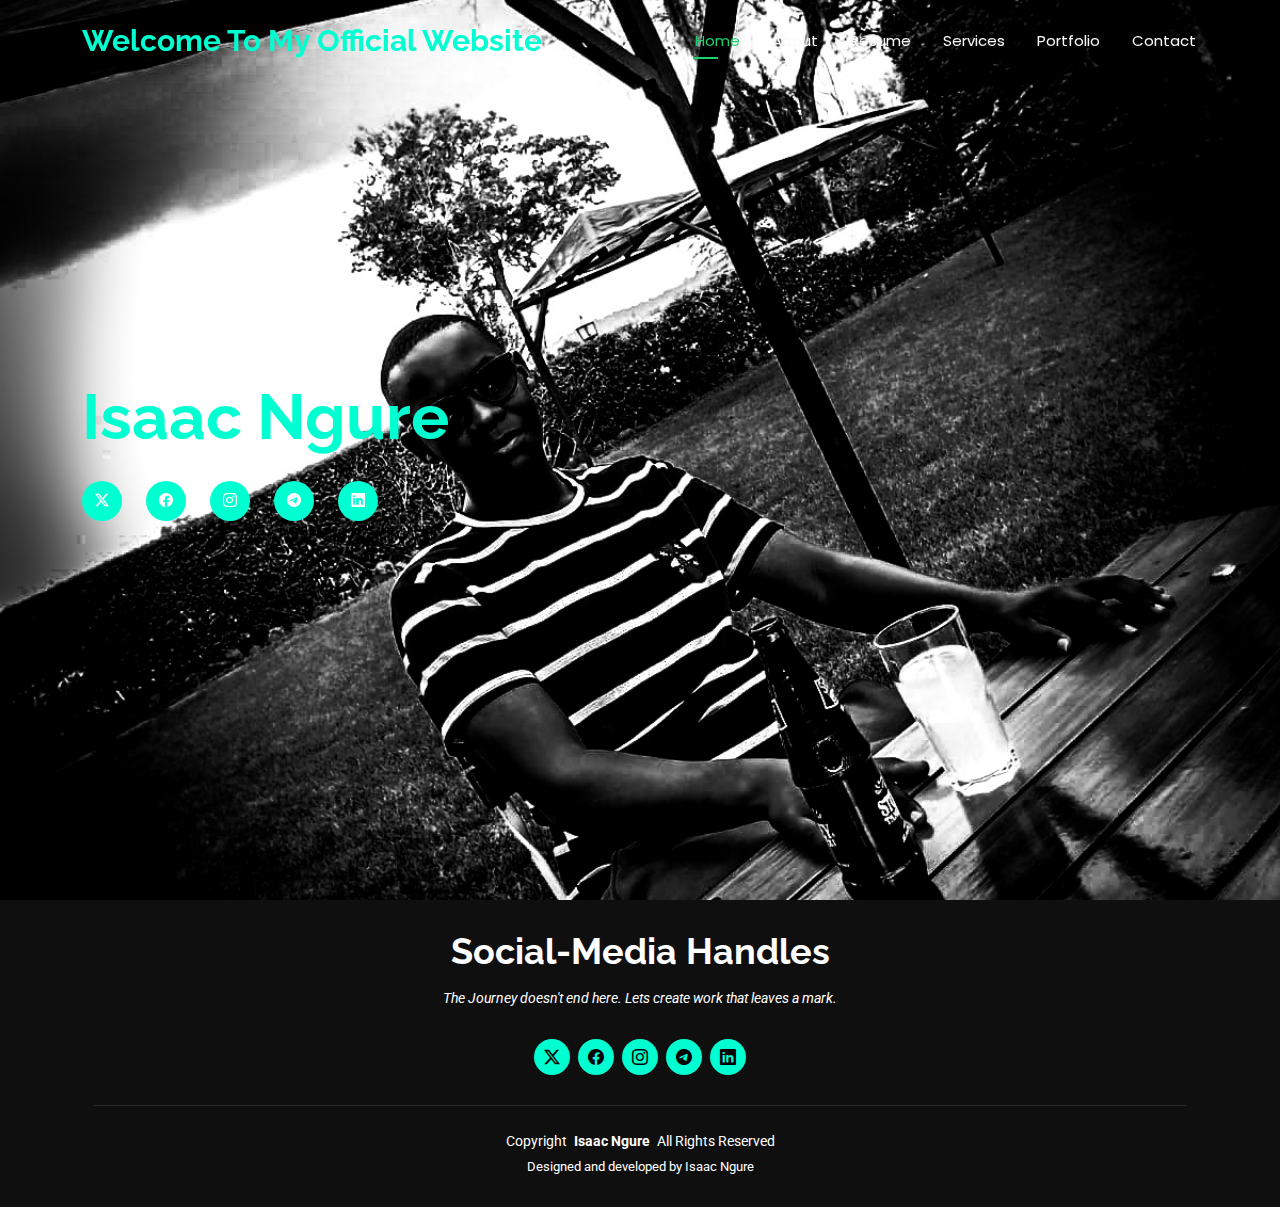
<file: index.html>
<!DOCTYPE html>
<html lang="en">

<head>
  <meta charset="utf-8">
  <meta content="width=device-width, initial-scale=1.0" name="viewport">
  <title>HomePage- Isaac Ngure</title>
  <meta name="description" content="">
  <meta name="keywords" content="">

  <!-- Favicons -->
  <link href="assets/img/favicon.png" rel="icon">
  <link href="assets/img/apple-touch-icon.png" rel="apple-touch-icon">

  <!-- Fonts -->
  <link href="https://fonts.googleapis.com" rel="preconnect">
  <link href="https://fonts.gstatic.com" rel="preconnect" crossorigin>
  <link href="https://fonts.googleapis.com/css2?family=Roboto:ital,wght@0,100;0,300;0,400;0,500;0,700;0,900;1,100;1,300;1,400;1,500;1,700;1,900&family=Poppins:ital,wght@0,100;0,200;0,300;0,400;0,500;0,600;0,700;0,800;0,900;1,100;1,200;1,300;1,400;1,500;1,600;1,700;1,800;1,900&family=Raleway:ital,wght@0,100;0,200;0,300;0,400;0,500;0,600;0,700;0,800;0,900;1,100;1,200;1,300;1,400;1,500;1,600;1,700;1,800;1,900&display=swap" rel="stylesheet">

  <!-- Vendor CSS Files -->
  <link href="assets/vendor/bootstrap/css/bootstrap.min.css" rel="stylesheet">
  <link href="assets/vendor/bootstrap-icons/bootstrap-icons.css" rel="stylesheet">
  <link href="assets/vendor/aos/aos.css" rel="stylesheet">
  <link href="assets/vendor/swiper/swiper-bundle.min.css" rel="stylesheet">
  <link href="assets/vendor/glightbox/css/glightbox.min.css" rel="stylesheet">

  <!-- Main CSS File -->
  <link href="assets/css/main.css" rel="stylesheet">

  <!-- =======================================================
  * Template Name: Personal
  * Template URL: https://bootstrapmade.com/personal-free-resume-bootstrap-template/
  * Updated: Mar 05 2025 with Bootstrap v5.3.3
  * Author: BootstrapMade.com
  * License: https://bootstrapmade.com/license/
  ======================================================== -->
</head>

<body class="index-page">

  <header id="header" class="header d-flex align-items-center fixed-top">
    <div class="container-fluid container-xl position-relative d-flex align-items-center justify-content-between">

      <a href="index.html" class="logo d-flex align-items-center">
        <!-- Uncomment the line below if you also wish to use an image logo -->
        <!-- <img src="assets/img/logo.webp" alt=""> -->
        <h1 class="sitename" style="color: #00FFD1">Welcome To My Official Website</h1>
      </a>

      <nav id="navmenu" class="navmenu">
        <ul>
          <li><a href="index.html" class="active">Home</a></li>
          <li><a href="about.html">About</a></li>
          <li><a href="resume.html">Resume</a></li>
          <li><a href="services.html">Services</a></li>
          <li><a href="portfolio.html">Portfolio</a></li>
          <li><a href="contact.html">Contact</a></li>
        </ul>
        <i class="mobile-nav-toggle d-xl-none bi bi-list"></i>
      </nav>

    </div>
  </header>

  <main class="main">

    <!-- Hero Section -->
    <section id="hero" class="hero section dark-background">

      <img src="assets/img/ndarathi3.jpg" alt="" data-aos="fade-in">

      <div class="container" data-aos="zoom-out" data-aos-delay="100">
        <h2 style="color: #00FFD1; ">Isaac Ngure</h2>
        <p style="color: #00FFD1; >I'm a <span class="typed" data-typed-items="Designer, Developer, Freelancer, "></span><span class="typed-cursor typed-cursor--blink"></span></p>
        <div class="social-links">
           <a href="https://www.twitter.com/@ndaraofficial" style="background-color:#00FFD1;"><i class="bi bi-twitter-x"></i></a>
        <a href="https://www.facebook.com/Isaac Ngure" style="background-color: #00FFD1"><i class="bi bi-facebook"></i></a>
        <a href="https://www.instagram.com/indeginous_ndarathi" style="background-color: #00FFD1"><i class="bi bi-instagram"></i></a>
        <a href="https://www.telegram.me/Ndarathiofiicial" style="background-color: #00FFD1"><i class="bi bi-telegram"></i></a>
        <a href="https://www.linkedin.com/Isaac Ngure" style="background-color: #00FFD1"><i class="bi bi-linkedin"></i></a>
        </div>
      </div>

    </section><!-- /Hero Section -->

  </main>

  <footer id="footer" class="footer dark-background">
    <div class="container">
      <h3 class="sitename">Social-Media Handles</h3>
      <p>The Journey doesn't end here. Lets create work that leaves a mark. </p>
      <div class="social-links d-flex justify-content-center">
        <a href="https://www.twitter.com/@ndaraofficial"><i class="bi bi-twitter-x"></i></a>
        <a href="https://www.facebook.com/Isaac Ngure"><i class="bi bi-facebook"></i></a>
        <a href="https://www.instagram.com/ndato_vibes"><i class="bi bi-instagram"></i></a>
        <a href="https://www.telegram.me/IsaacNgure"><i class="bi bi-telegram"></i></a>
        <a href="https://www.linkedin.com/IsaacNgure"><i class="bi bi-linkedin"></i></a>
      </div>
      <div class="container">
        <div class="copyright">
          <span>Copyright</span> <strong class="px-1 sitename">Isaac Ngure</strong> <span>All Rights Reserved</span>
        </div>
        <div class="credits">
          <!-- All the links in the footer should remain intact. -->
          <!-- You can delete the links only if you've purchased the pro version. -->
          <!-- Licensing information: https://bootstrapmade.com/license/ -->
          <!-- Purchase the pro version with working PHP/AJAX contact form: [buy-url] -->
          Designed and developed by Isaac Ngure
        </div>
      </div>
    </div>
  </footer>

  <!-- Scroll Top -->
  <a href="#" id="scroll-top" class="scroll-top d-flex align-items-center justify-content-center"><i class="bi bi-arrow-up-short"></i></a>

  <!-- Preloader -->
  <div id="preloader"></div>

  <!-- Vendor JS Files -->
  <script src="assets/vendor/bootstrap/js/bootstrap.bundle.min.js"></script>
  <script src="assets/vendor/php-email-form/validate.js"></script>
  <script src="assets/vendor/aos/aos.js"></script>
  <script src="assets/vendor/typed.js/typed.umd.js"></script>
  <script src="assets/vendor/purecounter/purecounter_vanilla.js"></script>
  <script src="assets/vendor/waypoints/noframework.waypoints.js"></script>
  <script src="assets/vendor/swiper/swiper-bundle.min.js"></script>
  <script src="assets/vendor/glightbox/js/glightbox.min.js"></script>
  <script src="assets/vendor/imagesloaded/imagesloaded.pkgd.min.js"></script>
  <script src="assets/vendor/isotope-layout/isotope.pkgd.min.js"></script>

  <!-- Main JS File -->
  <script src="assets/js/main.js"></script>

</body>

</html>
</file>
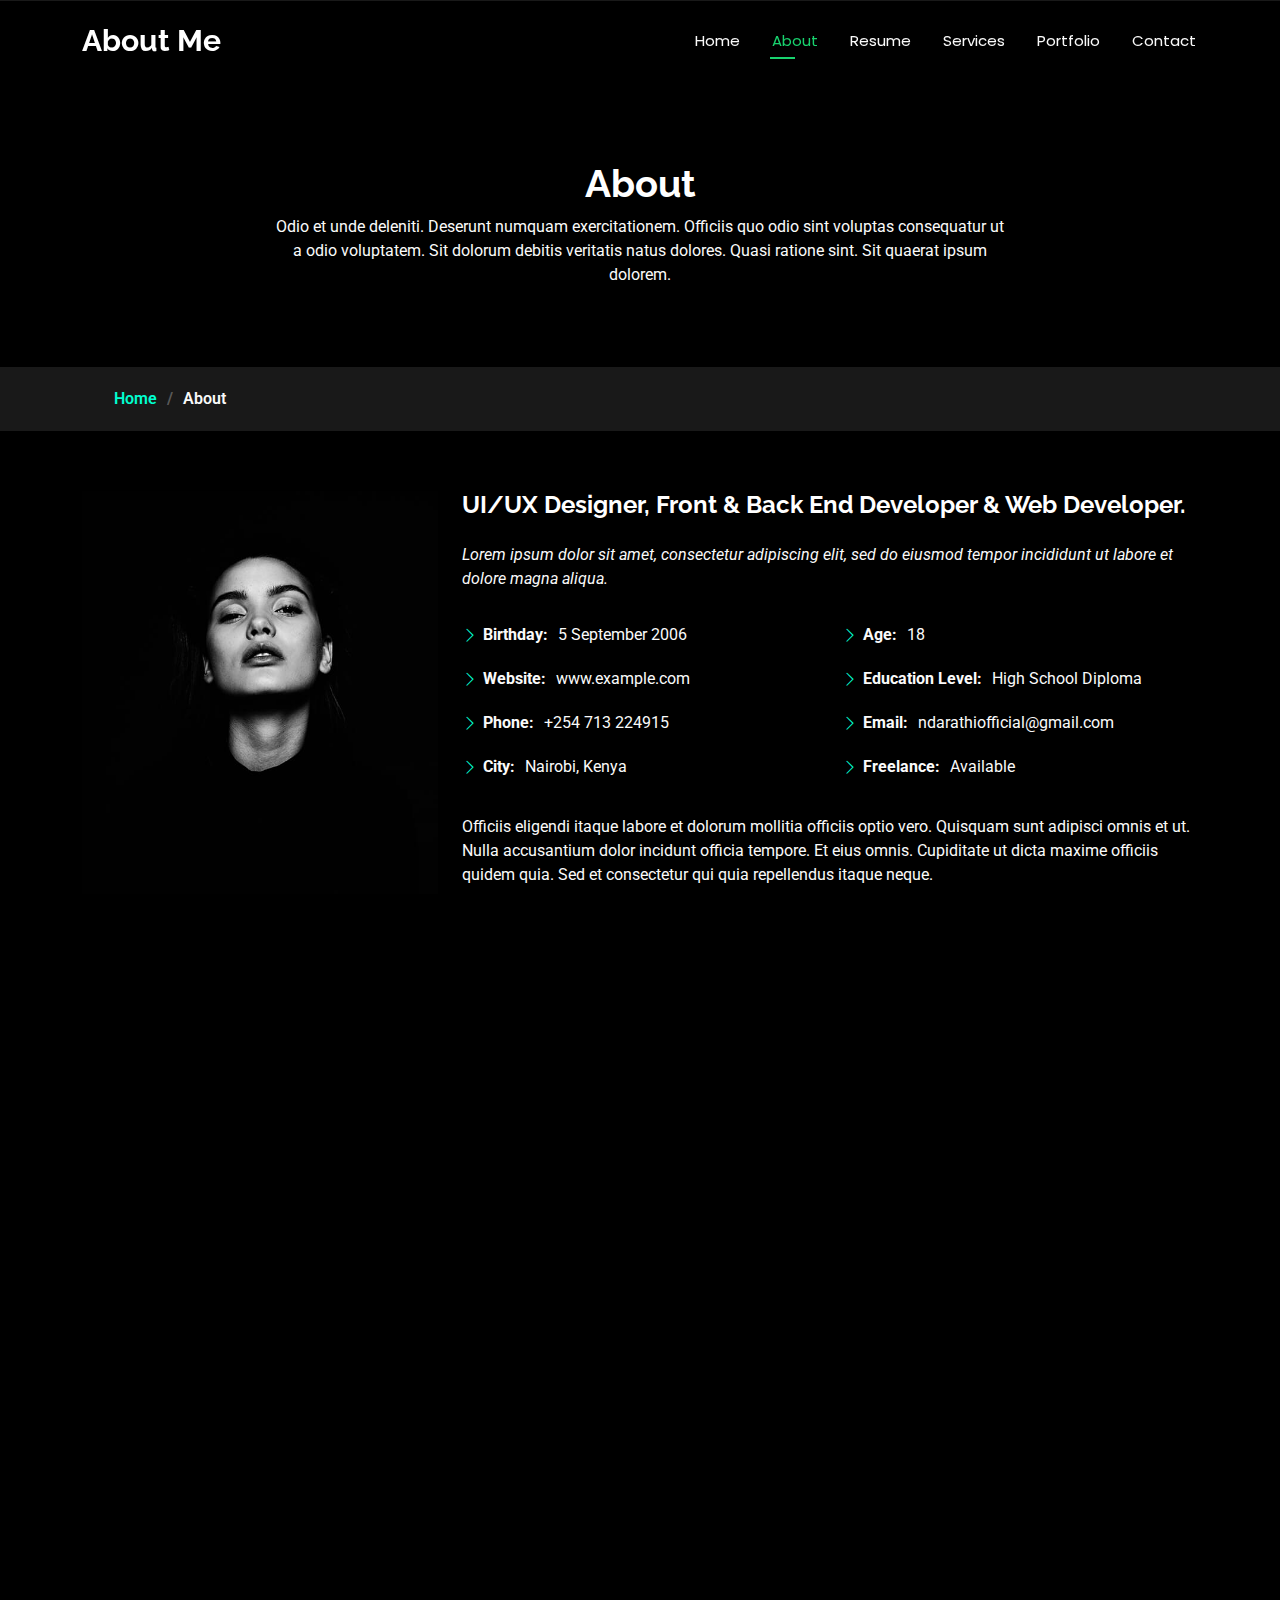
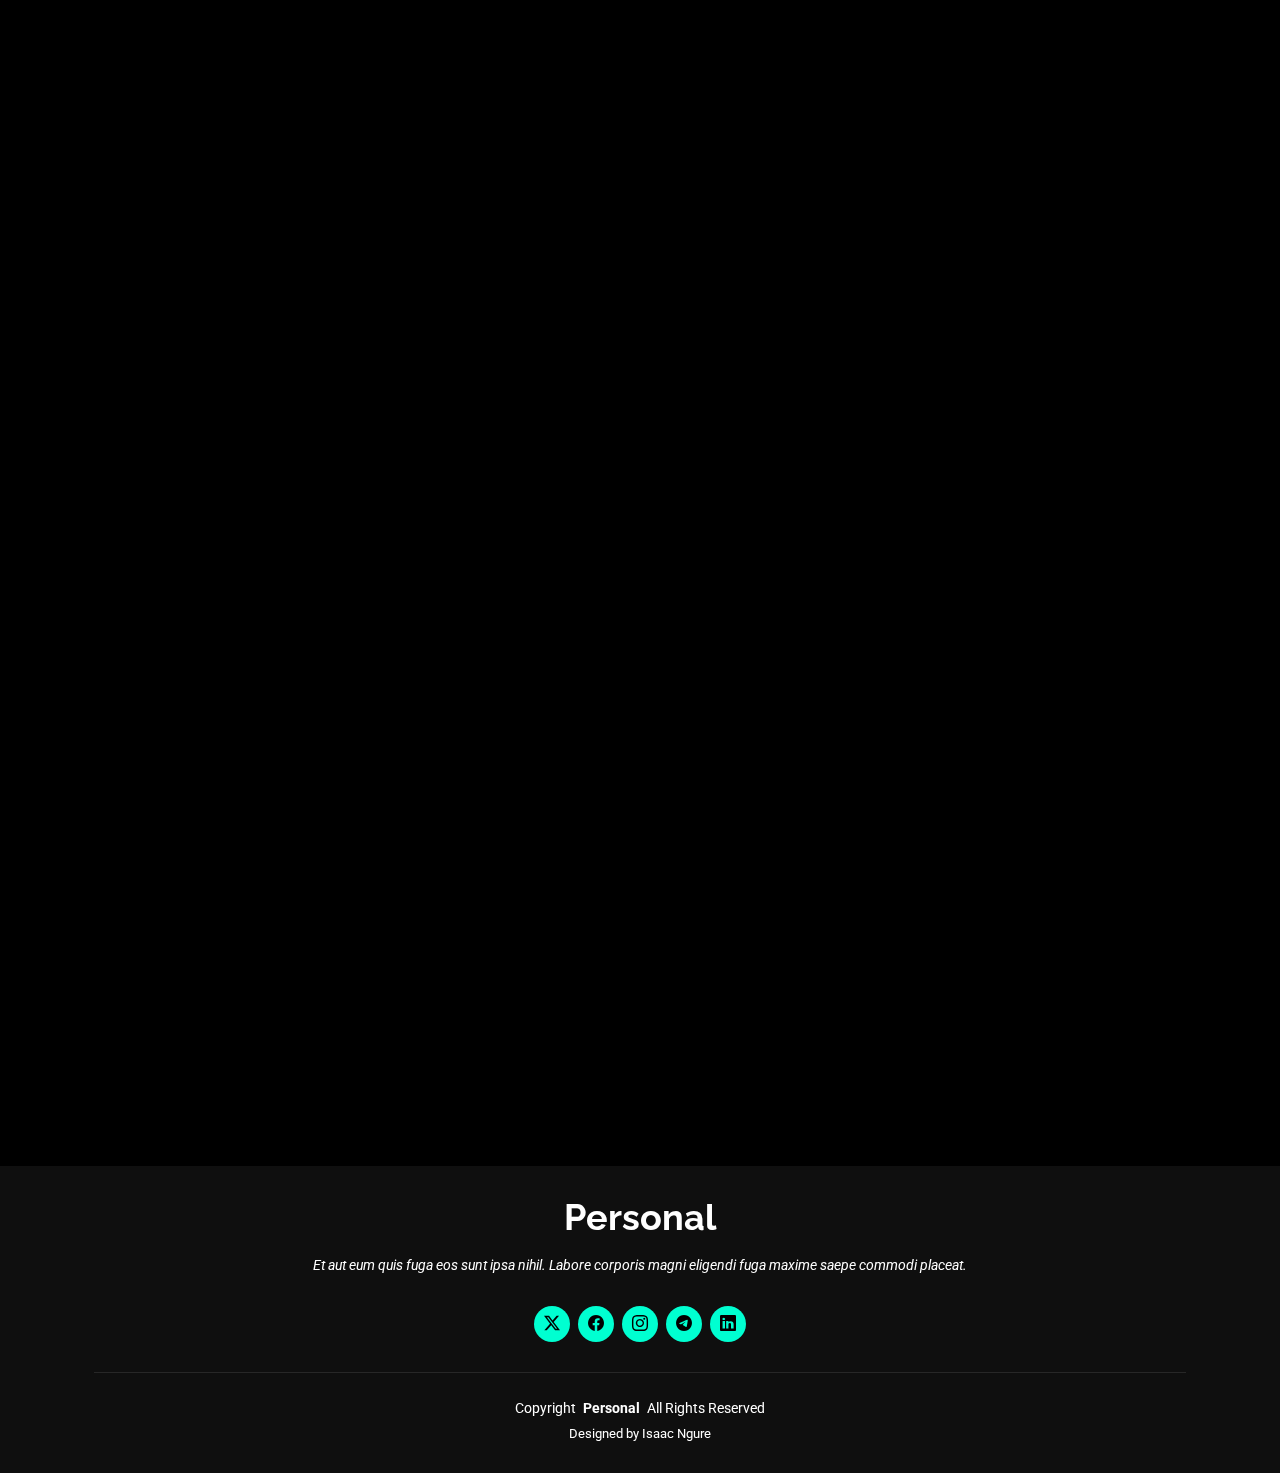
<file: about.html>
<!DOCTYPE html>
<html lang="en">

<head>
  <meta charset="utf-8">
  <meta content="width=device-width, initial-scale=1.0" name="viewport">
  <title>About Me-Isaac Ngure</title>
  <meta name="description" content="">
  <meta name="keywords" content="">

  <!-- Favicons -->
  <link href="assets/img/favicon.png" rel="icon">
  <link href="assets/img/apple-touch-icon.png" rel="apple-touch-icon">

  <!-- Fonts -->
  <link href="https://fonts.googleapis.com" rel="preconnect">
  <link href="https://fonts.gstatic.com" rel="preconnect" crossorigin>
  <link href="https://fonts.googleapis.com/css2?family=Roboto:ital,wght@0,100;0,300;0,400;0,500;0,700;0,900;1,100;1,300;1,400;1,500;1,700;1,900&family=Poppins:ital,wght@0,100;0,200;0,300;0,400;0,500;0,600;0,700;0,800;0,900;1,100;1,200;1,300;1,400;1,500;1,600;1,700;1,800;1,900&family=Raleway:ital,wght@0,100;0,200;0,300;0,400;0,500;0,600;0,700;0,800;0,900;1,100;1,200;1,300;1,400;1,500;1,600;1,700;1,800;1,900&display=swap" rel="stylesheet">

  <!-- Vendor CSS Files -->
  <link href="assets/vendor/bootstrap/css/bootstrap.min.css" rel="stylesheet">
  <link href="assets/vendor/bootstrap-icons/bootstrap-icons.css" rel="stylesheet">
  <link href="assets/vendor/aos/aos.css" rel="stylesheet">
  <link href="assets/vendor/swiper/swiper-bundle.min.css" rel="stylesheet">
  <link href="assets/vendor/glightbox/css/glightbox.min.css" rel="stylesheet">

  <!-- Main CSS File -->
  <link href="assets/css/main.css" rel="stylesheet">

  <!-- =======================================================
  * Template Name: Personal
  * Template URL: https://bootstrapmade.com/personal-free-resume-bootstrap-template/
  * Updated: Mar 05 2025 with Bootstrap v5.3.3
  * Author: BootstrapMade.com
  * License: https://bootstrapmade.com/license/
  ======================================================== -->
</head>

<body class="about-page">

  <header id="header" class="header d-flex align-items-center fixed-top">
    <div class="container-fluid container-xl position-relative d-flex align-items-center justify-content-between">

      <a href="index.html" class="logo d-flex align-items-center">
        <!-- Uncomment the line below if you also wish to use an image logo -->
        <!-- <img src="assets/img/logo.webp" alt=""> -->
        <h1 class="sitename">About Me</h1>
      </a>

      <nav id="navmenu" class="navmenu">
        <ul>
          <li><a href="index.html">Home</a></li>
          <li><a href="about.html" class="active">About</a></li>
          <li><a href="resume.html">Resume</a></li>
          <li><a href="services.html">Services</a></li>
          <li><a href="portfolio.html">Portfolio</a></li>
          <li><a href="contact.html">Contact</a></li>
        </ul>
        <i class="mobile-nav-toggle d-xl-none bi bi-list"></i>
      </nav>

    </div>
  </header>

  <main class="main">

    <!-- Page Title -->
    <div class="page-title" data-aos="fade">
      <div class="heading">
        <div class="container">
          <div class="row d-flex justify-content-center text-center">
            <div class="col-lg-8">
              <h1>About</h1>
              <p class="mb-0">Odio et unde deleniti. Deserunt numquam exercitationem. Officiis quo odio sint voluptas consequatur ut a odio voluptatem. Sit dolorum debitis veritatis natus dolores. Quasi ratione sint. Sit quaerat ipsum dolorem.</p>
            </div>
          </div>
        </div>
      </div>
      <nav class="breadcrumbs">
        <div class="container">
          <ol>
            <li><a href="index.html">Home</a></li>
            <li class="current">About</li>
          </ol>
        </div>
      </nav>
    </div><!-- End Page Title -->

    <!-- About Section -->
    <section id="about" class="about section">

      <div class="container" data-aos="fade-up" data-aos-delay="100">

        <div class="row gy-4 justify-content-center">
          <div class="col-lg-4">
            <img src="assets/img/profile-img.jpg" class="img-fluid" alt="">
          </div>
          <div class="col-lg-8 content">
            <h2>UI/UX Designer, Front & Back End Developer &amp; Web Developer.</h2>
            <p class="fst-italic py-3">
              Lorem ipsum dolor sit amet, consectetur adipiscing elit, sed do eiusmod tempor incididunt ut labore et dolore
              magna aliqua.
            </p>
            <div class="row">
              <div class="col-lg-6">
                <ul>
                  <li><i class="bi bi-chevron-right"></i> <strong>Birthday:</strong> <span>5 September 2006</span></li>
                  <li><i class="bi bi-chevron-right"></i> <strong>Website:</strong> <span>www.example.com</span></li>
                  <li><i class="bi bi-chevron-right"></i> <strong>Phone:</strong> <span>+254 713 224915</span></li>
                  <li><i class="bi bi-chevron-right"></i> <strong>City:</strong> <span>Nairobi, Kenya</span></li>
                </ul>
              </div>
              <div class="col-lg-6">
                <ul>
                  <li><i class="bi bi-chevron-right"></i> <strong>Age:</strong> <span>18</span></li>
                  <li><i class="bi bi-chevron-right"></i> <strong>Education Level:</strong> <span>High School Diploma</span></li>
                  <li><i class="bi bi-chevron-right"></i> <strong>Email:</strong> <span>ndarathiofficial@gmail.com</span></li>
                  <li><i class="bi bi-chevron-right"></i> <strong>Freelance:</strong> <span>Available</span></li>
                </ul>
              </div>
            </div>
            <p class="py-3">
              Officiis eligendi itaque labore et dolorum mollitia officiis optio vero. Quisquam sunt adipisci omnis et ut. Nulla accusantium dolor incidunt officia tempore. Et eius omnis.
              Cupiditate ut dicta maxime officiis quidem quia. Sed et consectetur qui quia repellendus itaque neque.
            </p>
          </div>
        </div>

      </div>

    </section><!-- /About Section -->

    <!-- Stats Section -->
    <section id="stats" class="stats section">

      <div class="container" data-aos="fade-up" data-aos-delay="100">

        <div class="row gy-4">

          <div class="col-lg-3 col-md-6 d-flex flex-column align-items-center">
            <i class="bi bi-emoji-smile"></i>
            <div class="stats-item">
              <span data-purecounter-start="0" data-purecounter-end="60" data-purecounter-duration="1" class="purecounter"></span>
              <p>Happy Clients</p>
            </div>
          </div><!-- End Stats Item -->

          <div class="col-lg-3 col-md-6 d-flex flex-column align-items-center">
            <i class="bi bi-journal-richtext"></i>
            <div class="stats-item">
              <span data-purecounter-start="0" data-purecounter-end="53" data-purecounter-duration="1" class="purecounter"></span>
              <p>Projects</p>
            </div>
          </div><!-- End Stats Item -->

          <div class="col-lg-3 col-md-6 d-flex flex-column align-items-center">
            <i class="bi bi-headset"></i>
            <div class="stats-item">
              <span data-purecounter-start="0" data-purecounter-end="609" data-purecounter-duration="1" class="purecounter"></span>
              <p>Hours Of Support</p>
            </div>
          </div><!-- End Stats Item -->

          <div class="col-lg-3 col-md-6 d-flex flex-column align-items-center">
            <i class="bi bi-people"></i>
            <div class="stats-item">
              <span data-purecounter-start="0" data-purecounter-end="18" data-purecounter-duration="1" class="purecounter"></span>
              <p>Hard Workers</p>
            </div>
          </div><!-- End Stats Item -->

        </div>

      </div>

    </section><!-- /Stats Section -->

    <!-- Skills Section -->
    <section id="skills" class="skills section">

      <!-- Section Title -->
      <div class="container section-title" data-aos="fade-up">
        <h2>Skills</h2>
        <div><span>My</span> <span class="description-title">Skills</span></div>
      </div><!-- End Section Title -->

      <div class="container" data-aos="fade-up" data-aos-delay="100">

        <div class="row skills-content skills-animation">

          <div class="col-lg-6">

            <div class="progress">
              <span class="skill"><span>HTML</span> <i class="val">100%</i></span>
              <div class="progress-bar-wrap">
                <div class="progress-bar" role="progressbar" aria-valuenow="100" aria-valuemin="0" aria-valuemax="100"></div>
              </div>
            </div><!-- End Skills Item -->

            <div class="progress">
              <span class="skill"><span>CSS</span> <i class="val">80%</i></span>
              <div class="progress-bar-wrap">
                <div class="progress-bar" role="progressbar" aria-valuenow="80" aria-valuemin="0" aria-valuemax="100"></div>
              </div>
            </div><!-- End Skills Item -->

            <div class="progress">
              <span class="skill"><span>JavaScript</span> <i class="val">50%</i></span>
              <div class="progress-bar-wrap">
                <div class="progress-bar" role="progressbar" aria-valuenow="50" aria-valuemin="0" aria-valuemax="100"></div>
              </div>
            </div><!-- End Skills Item -->

          </div>

          <div class="col-lg-6">

            <div class="progress">
              <span class="skill"><span>PHP</span> <i class="val">80%</i></span>
              <div class="progress-bar-wrap">
                <div class="progress-bar" role="progressbar" aria-valuenow="80" aria-valuemin="0" aria-valuemax="100"></div>
              </div>
            </div><!-- End Skills Item -->



            <div class="progress">
              <span class="skill"><span>Photoshop</span> <i class="val">40%</i></span>
              <div class="progress-bar-wrap">
                <div class="progress-bar" role="progressbar" aria-valuenow="40" aria-valuemin="0" aria-valuemax="100"></div>
              </div>
            </div><!-- End Skills Item -->

          </div>

        </div>

      </div>

    </section><!-- /Skills Section -->

    <!-- Interests Section -->
    <section id="interests" class="interests section">

      <!-- Section Title -->
      <div class="container section-title" data-aos="fade-up">
        <h2>Features</h2>
        <div><span>I'm</span> <span class="description-title">interested in</span></div>
      </div><!-- End Section Title -->

      <div class="container">

        <div class="row gy-4">

          <div class="col-lg-3 col-md-4" data-aos="fade-up" data-aos-delay="100">
            <div class="features-item">
              <i class="bi bi-eye" style="color: #ffbb2c;"></i>
              <h3><a href="" class="stretched-link">Lorem Ipsum</a></h3>
            </div>
          </div><!-- End Feature Item -->

          <div class="col-lg-3 col-md-4" data-aos="fade-up" data-aos-delay="200">
            <div class="features-item">
              <i class="bi bi-infinity" style="color: #5578ff;"></i>
              <h3><a href="" class="stretched-link">Dolor Sitema</a></h3>
            </div>
          </div><!-- End Feature Item -->

          <div class="col-lg-3 col-md-4" data-aos="fade-up" data-aos-delay="300">
            <div class="features-item">
              <i class="bi bi-mortarboard" style="color: #e80368;"></i>
              <h3><a href="" class="stretched-link">Sed perspiciatis</a></h3>
            </div>
          </div><!-- End Feature Item -->

          <div class="col-lg-3 col-md-4" data-aos="fade-up" data-aos-delay="400">
            <div class="features-item">
              <i class="bi bi-nut" style="color: #e361ff;"></i>
              <h3><a href="" class="stretched-link">Magni Dolores</a></h3>
            </div>
          </div><!-- End Feature Item -->

          <div class="col-lg-3 col-md-4" data-aos="fade-up" data-aos-delay="500">
            <div class="features-item">
              <i class="bi bi-shuffle" style="color: #47aeff;"></i>
              <h3><a href="" class="stretched-link">Nemo Enim</a></h3>
            </div>
          </div><!-- End Feature Item -->

          <div class="col-lg-3 col-md-4" data-aos="fade-up" data-aos-delay="600">
            <div class="features-item">
              <i class="bi bi-star" style="color: #ffa76e;"></i>
              <h3><a href="" class="stretched-link">Eiusmod Tempor</a></h3>
            </div>
          </div><!-- End Feature Item -->

          <div class="col-lg-3 col-md-4" data-aos="fade-up" data-aos-delay="700">
            <div class="features-item">
              <i class="bi bi-x-diamond" style="color: #11dbcf;"></i>
              <h3><a href="" class="stretched-link">Midela Teren</a></h3>
            </div>
          </div><!-- End Feature Item -->

          <div class="col-lg-3 col-md-4" data-aos="fade-up" data-aos-delay="800">
            <div class="features-item">
              <i class="bi bi-camera-video" style="color: #4233ff;"></i>
              <h3><a href="" class="stretched-link">Pira Neve</a></h3>
            </div>
          </div><!-- End Feature Item -->

          <div class="col-lg-3 col-md-4" data-aos="fade-up" data-aos-delay="900">
            <div class="features-item">
              <i class="bi bi-command" style="color: #b2904f;"></i>
              <h3><a href="" class="stretched-link">Dirada Pack</a></h3>
            </div>
          </div><!-- End Feature Item -->

          <div class="col-lg-3 col-md-4" data-aos="fade-up" data-aos-delay="1000">
            <div class="features-item">
              <i class="bi bi-dribbble" style="color: #b20969;"></i>
              <h3><a href="" class="stretched-link">Moton Ideal</a></h3>
            </div>
          </div><!-- End Feature Item -->

          <div class="col-lg-3 col-md-4" data-aos="fade-up" data-aos-delay="1100">
            <div class="features-item">
              <i class="bi bi-activity" style="color: #ff5828;"></i>
              <h3><a href="" class="stretched-link">Verdo Park</a></h3>
            </div>
          </div><!-- End Feature Item -->

          <div class="col-lg-3 col-md-4" data-aos="fade-up" data-aos-delay="1200">
            <div class="features-item">
              <i class="bi bi-brightness-high" style="color: #29cc61;"></i>
              <h3><a href="" class="stretched-link">Flavor Nivelanda</a></h3>
            </div>
          </div><!-- End Feature Item -->

        </div>

      </div>

    </section><!-- /Interests Section -->

    <!-- Testimonials Section -->
    <section id="testimonials" class="testimonials section">

      <!-- Section Title -->
      <div class="container section-title" data-aos="fade-up">
        <h2>Testimonials</h2>
        <div><span>Check my</span> <span class="description-title">Testimonials</span></div>
      </div><!-- End Section Title -->

      <div class="container" data-aos="fade-up" data-aos-delay="100">

        <div class="swiper init-swiper" data-speed="600" data-delay="5000">
          <script type="application/json" class="swiper-config">
            {
              "loop": true,
              "speed": 600,
              "autoplay": {
                "delay": 5000
              },
              "slidesPerView": "auto",
              "pagination": {
                "el": ".swiper-pagination",
                "type": "bullets",
                "clickable": true
              },
              "breakpoints": {
                "320": {
                  "slidesPerView": 1,
                  "spaceBetween": 40
                },
                "1200": {
                  "slidesPerView": 3,
                  "spaceBetween": 20
                }
              }
            }
          </script>
          <div class="swiper-wrapper">

            <div class="swiper-slide">
              <div class="testimonial-item" "="">
            <p>
              <i class=" bi bi-quote quote-icon-left"></i>
                <span>Proin iaculis purus consequat sem cure digni ssim donec porttitora entum suscipit rhoncus. Accusantium quam, ultricies eget id, aliquam eget nibh et. Maecen aliquam, risus at semper.</span>
                <i class="bi bi-quote quote-icon-right"></i>
                </p>
                <img src="assets/img/person/person-m-9.webp" class="testimonial-img" alt="">
                <h3>Saul Goodman</h3>
                <h4>Ceo &amp; Founder</h4>
              </div>
            </div><!-- End testimonial item -->

            <div class="swiper-slide">
              <div class="testimonial-item">
                <p>
                  <i class="bi bi-quote quote-icon-left"></i>
                  <span>Export tempor illum tamen malis malis eram quae irure esse labore quem cillum quid malis quorum velit fore eram velit sunt aliqua noster fugiat irure amet legam anim culpa.</span>
                  <i class="bi bi-quote quote-icon-right"></i>
                </p>
                <img src="assets/img/person/person-f-5.webp" class="testimonial-img" alt="">
                <h3>Sara Wilsson</h3>
                <h4>Designer</h4>
              </div>
            </div><!-- End testimonial item -->

            <div class="swiper-slide">
              <div class="testimonial-item">
                <p>
                  <i class="bi bi-quote quote-icon-left"></i>
                  <span>Enim nisi quem export duis labore cillum quae magna enim sint quorum nulla quem veniam duis minim tempor labore quem eram duis noster aute amet eram fore quis sint minim.</span>
                  <i class="bi bi-quote quote-icon-right"></i>
                </p>
                <img src="assets/img/person/person-f-12.webp" class="testimonial-img" alt="">
                <h3>Jena Karlis</h3>
                <h4>Store Owner</h4>
              </div>
            </div><!-- End testimonial item -->

            <div class="swiper-slide">
              <div class="testimonial-item">
                <p>
                  <i class="bi bi-quote quote-icon-left"></i>
                  <span>Fugiat enim eram quae cillum dolore dolor amet nulla culpa multos export minim fugiat dolor enim duis veniam ipsum anim magna sunt elit fore quem dolore labore illum veniam.</span>
                  <i class="bi bi-quote quote-icon-right"></i>
                </p>
                <img src="assets/img/person/person-m-12.webp" class="testimonial-img" alt="">
                <h3>Matt Brandon</h3>
                <h4>Freelancer</h4>
              </div>
            </div><!-- End testimonial item -->

            <div class="swiper-slide">
              <div class="testimonial-item">
                <p>
                  <i class="bi bi-quote quote-icon-left"></i>
                  <span>Quis quorum aliqua sint quem legam fore sunt eram irure aliqua veniam tempor noster veniam sunt culpa nulla illum cillum fugiat legam esse veniam culpa fore nisi cillum quid.</span>
                  <i class="bi bi-quote quote-icon-right"></i>
                </p>
                <img src="assets/img/person/person-m-13.webp" class="testimonial-img" alt="">
                <h3>John Larson</h3>
                <h4>Entrepreneur</h4>
              </div>
            </div><!-- End testimonial item -->

          </div>
          <div class="swiper-pagination"></div>
        </div>

      </div>

    </section><!-- /Testimonials Section -->

  </main>

  <footer id="footer" class="footer dark-background">
    <div class="container">
      <h3 class="sitename">Personal</h3>
      <p>Et aut eum quis fuga eos sunt ipsa nihil. Labore corporis magni eligendi fuga maxime saepe commodi placeat.</p>
      <div class="social-links d-flex justify-content-center">
       <a href="https://www.twitter.com/@ndaraofficial"><i class="bi bi-twitter-x"></i></a>
        <a href="https://www.facebook.com/Isaac Ngure"><i class="bi bi-facebook"></i></a>
        <a href="https://www.instagram.com/ndato_vibes"><i class="bi bi-instagram"></i></a>
        <a href="https://www.telegram.me/IsaacNgure"><i class="bi bi-telegram"></i></a>
        <a href="https://www.linkedin.com/IsaacNgure"><i class="bi bi-linkedin"></i></a>
      </div>
      <div class="container">
        <div class="copyright">
          <span>Copyright</span> <strong class="px-1 sitename">Personal</strong> <span>All Rights Reserved</span>
        </div>
        <div class="credits">
          <!-- All the links in the footer should remain intact. -->
          <!-- You can delete the links only if you've purchased the pro version. -->
          <!-- Licensing information: https://bootstrapmade.com/license/ -->
          <!-- Purchase the pro version with working PHP/AJAX contact form: [buy-url] -->
          Designed by Isaac Ngure
        </div>
      </div>
    </div>
  </footer>

  <!-- Scroll Top -->
  <a href="#" id="scroll-top" class="scroll-top d-flex align-items-center justify-content-center"><i class="bi bi-arrow-up-short"></i></a>

  <!-- Preloader -->
  <div id="preloader"></div>

  <!-- Vendor JS Files -->
  <script src="assets/vendor/bootstrap/js/bootstrap.bundle.min.js"></script>
  <script src="assets/vendor/php-email-form/validate.js"></script>
  <script src="assets/vendor/aos/aos.js"></script>
  <script src="assets/vendor/typed.js/typed.umd.js"></script>
  <script src="assets/vendor/purecounter/purecounter_vanilla.js"></script>
  <script src="assets/vendor/waypoints/noframework.waypoints.js"></script>
  <script src="assets/vendor/swiper/swiper-bundle.min.js"></script>
  <script src="assets/vendor/glightbox/js/glightbox.min.js"></script>
  <script src="assets/vendor/imagesloaded/imagesloaded.pkgd.min.js"></script>
  <script src="assets/vendor/isotope-layout/isotope.pkgd.min.js"></script>

  <!-- Main JS File -->
  <script src="assets/js/main.js"></script>

</body>

</html>
</file>
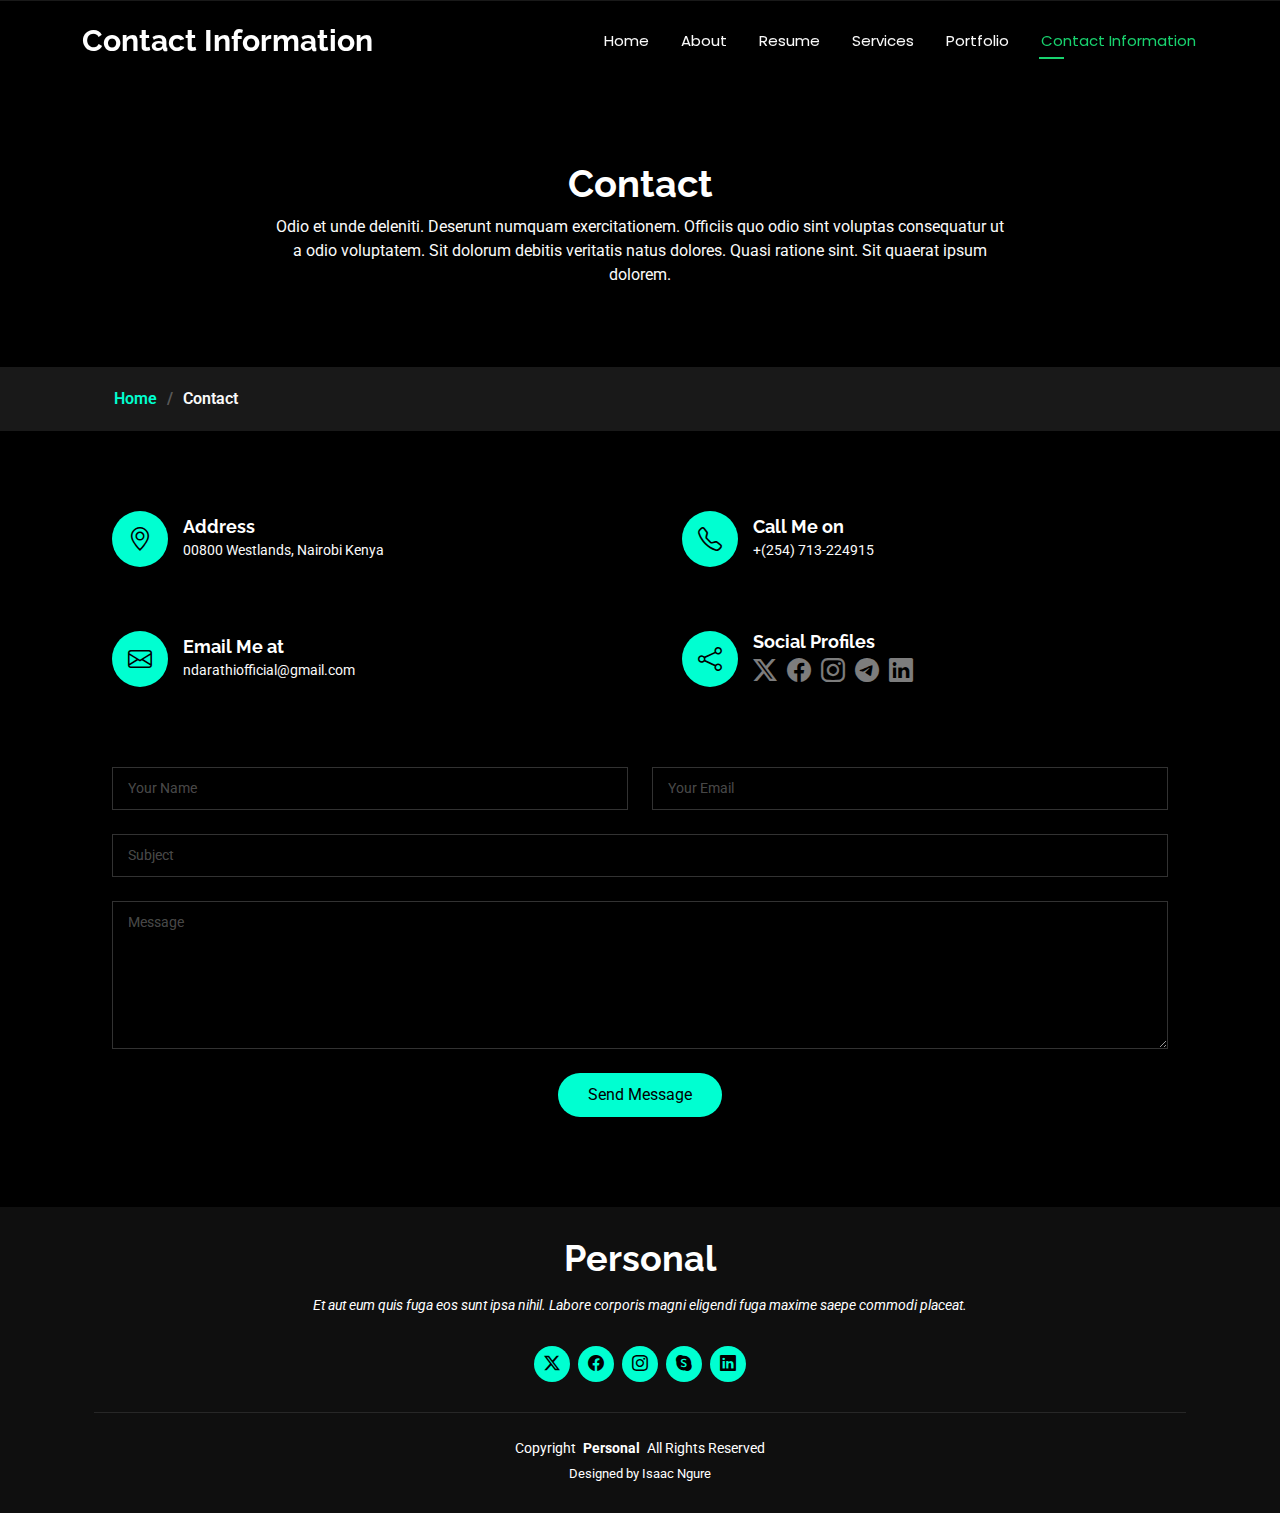
<file: contact.html>
<!DOCTYPE html>
<html lang="en">

<head>
  <meta charset="utf-8">
  <meta content="width=device-width, initial-scale=1.0" name="viewport">
  <title>Contact - Isaac Ngure</title>
  <meta name="description" content="">
  <meta name="keywords" content="">

  <!-- Favicons -->
  <link href="assets/img/favicon.png" rel="icon">
  <link href="assets/img/apple-touch-icon.png" rel="apple-touch-icon">

  <!-- Fonts -->
  <link href="https://fonts.googleapis.com" rel="preconnect">
  <link href="https://fonts.gstatic.com" rel="preconnect" crossorigin>
  <link href="https://fonts.googleapis.com/css2?family=Roboto:ital,wght@0,100;0,300;0,400;0,500;0,700;0,900;1,100;1,300;1,400;1,500;1,700;1,900&family=Poppins:ital,wght@0,100;0,200;0,300;0,400;0,500;0,600;0,700;0,800;0,900;1,100;1,200;1,300;1,400;1,500;1,600;1,700;1,800;1,900&family=Raleway:ital,wght@0,100;0,200;0,300;0,400;0,500;0,600;0,700;0,800;0,900;1,100;1,200;1,300;1,400;1,500;1,600;1,700;1,800;1,900&display=swap" rel="stylesheet">

  <!-- Vendor CSS Files -->
  <link href="assets/vendor/bootstrap/css/bootstrap.min.css" rel="stylesheet">
  <link href="assets/vendor/bootstrap-icons/bootstrap-icons.css" rel="stylesheet">
  <link href="assets/vendor/aos/aos.css" rel="stylesheet">
  <link href="assets/vendor/swiper/swiper-bundle.min.css" rel="stylesheet">
  <link href="assets/vendor/glightbox/css/glightbox.min.css" rel="stylesheet">

  <!-- Main CSS File -->
  <link href="assets/css/main.css" rel="stylesheet">

  <!-- =======================================================
  * Template Name: Personal
  * Template URL: https://bootstrapmade.com/personal-free-resume-bootstrap-template/
  * Updated: Mar 05 2025 with Bootstrap v5.3.3
  * Author: BootstrapMade.com
  * License: https://bootstrapmade.com/license/
  ======================================================== -->
</head>

<body class="contact-page">

  <header id="header" class="header d-flex align-items-center fixed-top">
    <div class="container-fluid container-xl position-relative d-flex align-items-center justify-content-between">

      <a href="index.html" class="logo d-flex align-items-center">
        <!-- Uncomment the line below if you also wish to use an image logo -->
        <!-- <img src="assets/img/logo.webp" alt=""> -->
        <h1 class="sitename">Contact Information</h1>
      </a>

      <nav id="navmenu" class="navmenu">
        <ul>
          <li><a href="index.html">Home</a></li>
          <li><a href="about.html">About</a></li>
          <li><a href="resume.html">Resume</a></li>
          <li><a href="services.html">Services</a></li>
          <li><a href="portfolio.html">Portfolio</a></li>
          <li><a href="contact.html" class="active">Contact Information</a></li>
        </ul>
        <i class="mobile-nav-toggle d-xl-none bi bi-list"></i>
      </nav>

    </div>
  </header>

  <main class="main">

    <!-- Page Title -->
    <div class="page-title" data-aos="fade">
      <div class="heading">
        <div class="container">
          <div class="row d-flex justify-content-center text-center">
            <div class="col-lg-8">
              <h1>Contact</h1>
              <p class="mb-0">Odio et unde deleniti. Deserunt numquam exercitationem. Officiis quo odio sint voluptas consequatur ut a odio voluptatem. Sit dolorum debitis veritatis natus dolores. Quasi ratione sint. Sit quaerat ipsum dolorem.</p>
            </div>
          </div>
        </div>
      </div>
      <nav class="breadcrumbs">
        <div class="container">
          <ol>
            <li><a href="index.html">Home</a></li>
            <li class="current">Contact</li>
          </ol>
        </div>
      </nav>
    </div><!-- End Page Title -->

    <!-- Contact Section -->
    <section id="contact" class="contact section">

      <div class="container" data-aos="fade-up" data-aos-delay="100">

        <div class="row gy-4">

          <div class="col-md-6">
            <div class="info-item d-flex align-items-center" data-aos="fade-up" data-aos-delay="200">
              <i class="icon bi bi-geo-alt flex-shrink-0"></i>
              <div>
                <h3>Address</h3>
                <p>00800 Westlands, Nairobi Kenya</p>
              </div>
            </div>
          </div><!-- End Info Item -->

          <div class="col-md-6">
            <div class="info-item d-flex align-items-center" data-aos="fade-up" data-aos-delay="300">
              <i class="icon bi bi-telephone flex-shrink-0"></i>
              <div>
                <h3>Call Me on</h3>
                <p>+(254) 713-224915</p>
              </div>
            </div>
          </div><!-- End Info Item -->

          <div class="col-md-6">
            <div class="info-item d-flex align-items-center" data-aos="fade-up" data-aos-delay="400">
              <i class="icon bi bi-envelope flex-shrink-0"></i>
              <div>
                <h3>Email Me at</h3>
                <p>ndarathiofficial@gmail.com</p>
              </div>
            </div>
          </div><!-- End Info Item -->

          <div class="col-md-6">
            <div class="info-item d-flex align-items-center" data-aos="fade-up" data-aos-delay="500">
              <i class="icon bi bi-share flex-shrink-0"></i>
              <div>
                <h3>Social Profiles</h3>
                <div class="social-links">
                  <a href="https://www.twitter.com/@ndaraofficial"><i class="bi bi-twitter-x"></i></a>
        <a href="https://www.facebook.com/Isaac Ngure"><i class="bi bi-facebook"></i></a>
        <a href="https://www.instagram.com/ndato_vibes"><i class="bi bi-instagram"></i></a>
        <a href="https://www.telegram.me/IsaacNgure"><i class="bi bi-telegram"></i></a>
        <a href="https://www.linkedin.com/IsaacNgure"><i class="bi bi-linkedin"></i></a>
                </div>
              </div>
            </div>
          </div><!-- End Info Item -->

        </div>

        <form action="forms/contact.php" method="post" class="php-email-form" data-aos="fade-up" data-aos-delay="600">
          <div class="row gy-4">

            <div class="col-md-6">
              <input type="text" name="name" class="form-control" placeholder="Your Name" required="">
            </div>

            <div class="col-md-6 ">
              <input type="email" class="form-control" name="email" placeholder="Your Email" required="">
            </div>

            <div class="col-md-12">
              <input type="text" class="form-control" name="subject" placeholder="Subject" required="">
            </div>

            <div class="col-md-12">
              <textarea class="form-control" name="message" rows="6" placeholder="Message" required=""></textarea>
            </div>

            <div class="col-md-12 text-center">
              <div class="loading">Loading</div>
              <div class="error-message"></div>
              <div class="sent-message">Your message has been sent. Thank you!</div>

              <button type="submit">Send Message</button>
            </div>

          </div>
        </form><!-- End Contact Form -->

      </div>

    </section><!-- /Contact Section -->

  </main>

  <footer id="footer" class="footer dark-background">
    <div class="container">
      <h3 class="sitename">Personal</h3>
      <p>Et aut eum quis fuga eos sunt ipsa nihil. Labore corporis magni eligendi fuga maxime saepe commodi placeat.</p>
      <div class="social-links d-flex justify-content-center">
        <a href=""><i class="bi bi-twitter-x"></i></a>
        <a href=""><i class="bi bi-facebook"></i></a>
        <a href=""><i class="bi bi-instagram"></i></a>
        <a href=""><i class="bi bi-skype"></i></a>
        <a href=""><i class="bi bi-linkedin"></i></a>
      </div>
      <div class="container">
        <div class="copyright">
          <span>Copyright</span> <strong class="px-1 sitename">Personal</strong> <span>All Rights Reserved</span>
        </div>
        <div class="credits">
          <!-- All the links in the footer should remain intact. -->
          <!-- You can delete the links only if you've purchased the pro version. -->
          <!-- Licensing information: https://bootstrapmade.com/license/ -->
          <!-- Purchase the pro version with working PHP/AJAX contact form: [buy-url] -->
          Designed by Isaac Ngure
        </div>
      </div>
    </div>
  </footer>

  <!-- Scroll Top -->
  <a href="#" id="scroll-top" class="scroll-top d-flex align-items-center justify-content-center"><i class="bi bi-arrow-up-short"></i></a>

  <!-- Preloader -->
  <div id="preloader"></div>

  <!-- Vendor JS Files -->
  <script src="assets/vendor/bootstrap/js/bootstrap.bundle.min.js"></script>
  <script src="assets/vendor/php-email-form/validate.js"></script>
  <script src="assets/vendor/aos/aos.js"></script>
  <script src="assets/vendor/typed.js/typed.umd.js"></script>
  <script src="assets/vendor/purecounter/purecounter_vanilla.js"></script>
  <script src="assets/vendor/waypoints/noframework.waypoints.js"></script>
  <script src="assets/vendor/swiper/swiper-bundle.min.js"></script>
  <script src="assets/vendor/glightbox/js/glightbox.min.js"></script>
  <script src="assets/vendor/imagesloaded/imagesloaded.pkgd.min.js"></script>
  <script src="assets/vendor/isotope-layout/isotope.pkgd.min.js"></script>

  <!-- Main JS File -->
  <script src="assets/js/main.js"></script>

</body>

</html>
</file>
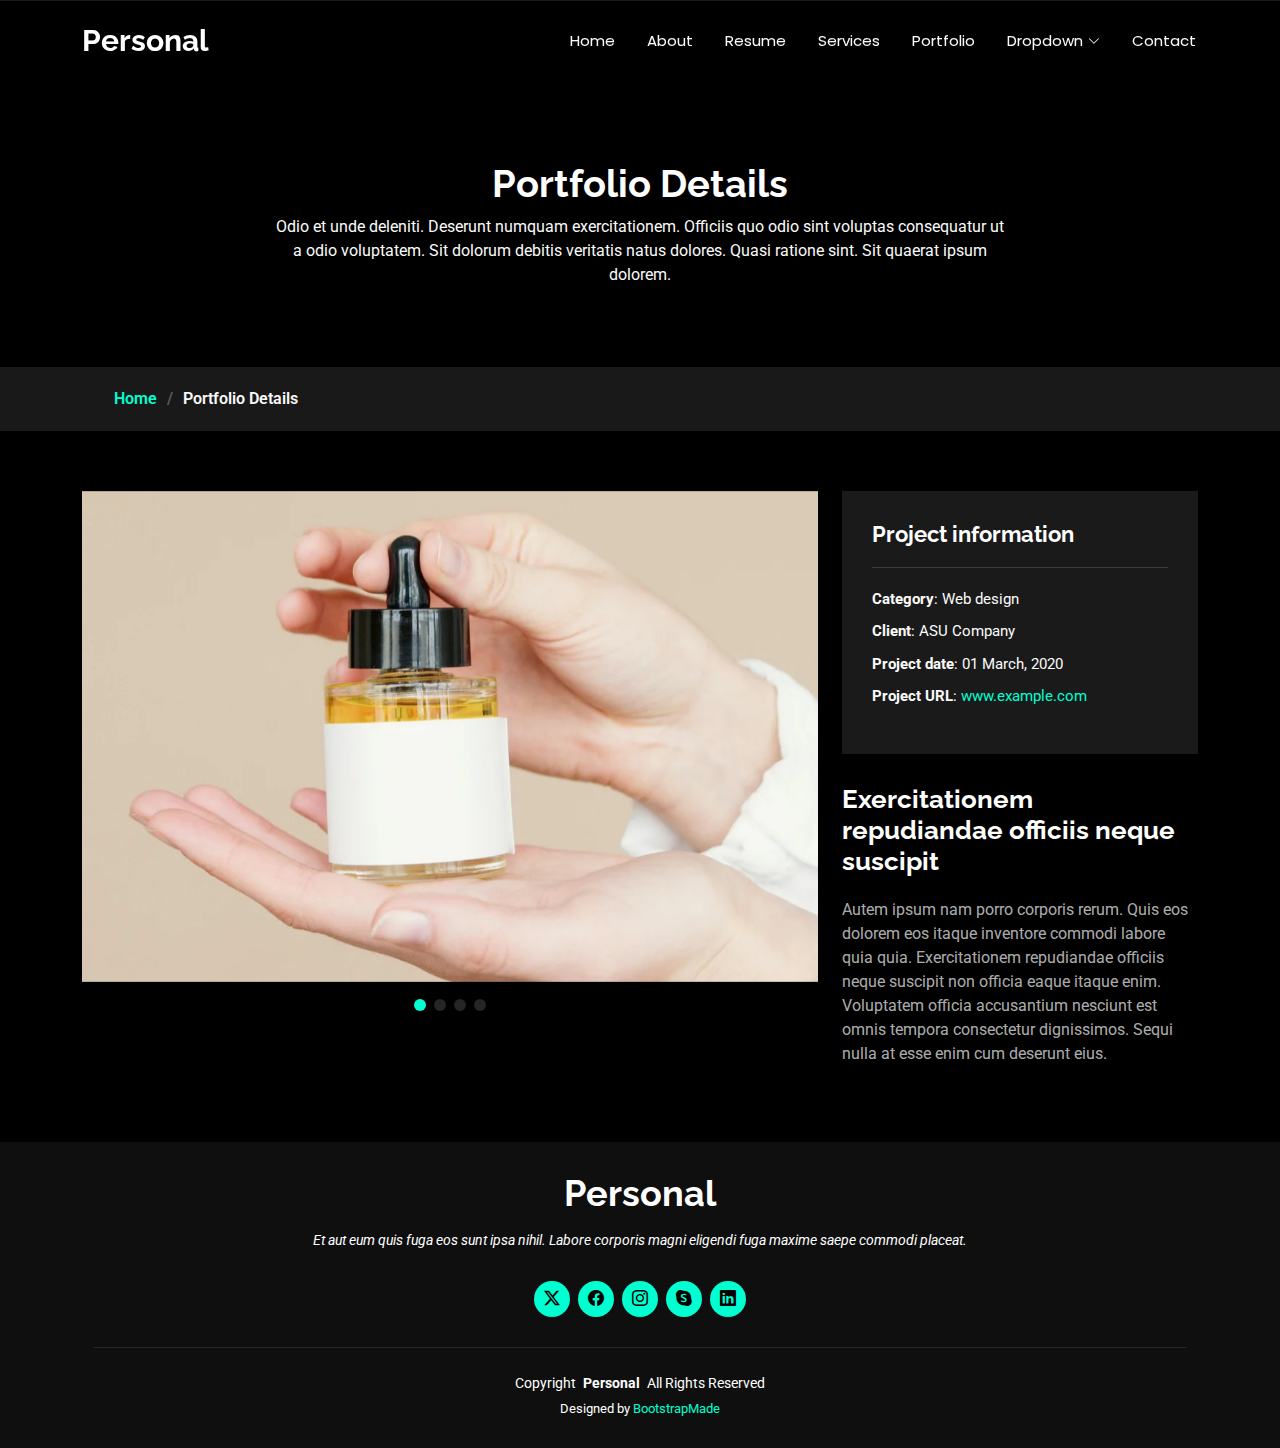
<file: portfolio-details.html>
<!DOCTYPE html>
<html lang="en">

<head>
  <meta charset="utf-8">
  <meta content="width=device-width, initial-scale=1.0" name="viewport">
  <title>Portfolio Details - Personal Bootstrap Template</title>
  <meta name="description" content="">
  <meta name="keywords" content="">

  <!-- Favicons -->
  <link href="assets/img/favicon.png" rel="icon">
  <link href="assets/img/apple-touch-icon.png" rel="apple-touch-icon">

  <!-- Fonts -->
  <link href="https://fonts.googleapis.com" rel="preconnect">
  <link href="https://fonts.gstatic.com" rel="preconnect" crossorigin>
  <link href="https://fonts.googleapis.com/css2?family=Roboto:ital,wght@0,100;0,300;0,400;0,500;0,700;0,900;1,100;1,300;1,400;1,500;1,700;1,900&family=Poppins:ital,wght@0,100;0,200;0,300;0,400;0,500;0,600;0,700;0,800;0,900;1,100;1,200;1,300;1,400;1,500;1,600;1,700;1,800;1,900&family=Raleway:ital,wght@0,100;0,200;0,300;0,400;0,500;0,600;0,700;0,800;0,900;1,100;1,200;1,300;1,400;1,500;1,600;1,700;1,800;1,900&display=swap" rel="stylesheet">

  <!-- Vendor CSS Files -->
  <link href="assets/vendor/bootstrap/css/bootstrap.min.css" rel="stylesheet">
  <link href="assets/vendor/bootstrap-icons/bootstrap-icons.css" rel="stylesheet">
  <link href="assets/vendor/aos/aos.css" rel="stylesheet">
  <link href="assets/vendor/swiper/swiper-bundle.min.css" rel="stylesheet">
  <link href="assets/vendor/glightbox/css/glightbox.min.css" rel="stylesheet">

  <!-- Main CSS File -->
  <link href="assets/css/main.css" rel="stylesheet">

  <!-- =======================================================
  * Template Name: Personal
  * Template URL: https://bootstrapmade.com/personal-free-resume-bootstrap-template/
  * Updated: Mar 05 2025 with Bootstrap v5.3.3
  * Author: BootstrapMade.com
  * License: https://bootstrapmade.com/license/
  ======================================================== -->
</head>

<body class="portfolio-details-page">

  <header id="header" class="header d-flex align-items-center fixed-top">
    <div class="container-fluid container-xl position-relative d-flex align-items-center justify-content-between">

      <a href="index.html" class="logo d-flex align-items-center">
        <!-- Uncomment the line below if you also wish to use an image logo -->
        <!-- <img src="assets/img/logo.webp" alt=""> -->
        <h1 class="sitename">Personal</h1>
      </a>

      <nav id="navmenu" class="navmenu">
        <ul>
          <li><a href="index.html">Home</a></li>
          <li><a href="about.html">About</a></li>
          <li><a href="resume.html">Resume</a></li>
          <li><a href="services.html">Services</a></li>
          <li><a href="portfolio.html">Portfolio</a></li>
          <li class="dropdown"><a href="#"><span>Dropdown</span> <i class="bi bi-chevron-down toggle-dropdown"></i></a>
            <ul>
              <li><a href="#">Dropdown 1</a></li>
              <li class="dropdown"><a href="#"><span>Deep Dropdown</span> <i class="bi bi-chevron-down toggle-dropdown"></i></a>
                <ul>
                  <li><a href="#">Deep Dropdown 1</a></li>
                  <li><a href="#">Deep Dropdown 2</a></li>
                  <li><a href="#">Deep Dropdown 3</a></li>
                  <li><a href="#">Deep Dropdown 4</a></li>
                  <li><a href="#">Deep Dropdown 5</a></li>
                </ul>
              </li>
              <li><a href="#">Dropdown 2</a></li>
              <li><a href="#">Dropdown 3</a></li>
              <li><a href="#">Dropdown 4</a></li>
            </ul>
          </li>
          <li><a href="contact.html">Contact</a></li>
        </ul>
        <i class="mobile-nav-toggle d-xl-none bi bi-list"></i>
      </nav>

    </div>
  </header>

  <main class="main">

    <!-- Page Title -->
    <div class="page-title" data-aos="fade">
      <div class="heading">
        <div class="container">
          <div class="row d-flex justify-content-center text-center">
            <div class="col-lg-8">
              <h1>Portfolio Details</h1>
              <p class="mb-0">Odio et unde deleniti. Deserunt numquam exercitationem. Officiis quo odio sint voluptas consequatur ut a odio voluptatem. Sit dolorum debitis veritatis natus dolores. Quasi ratione sint. Sit quaerat ipsum dolorem.</p>
            </div>
          </div>
        </div>
      </div>
      <nav class="breadcrumbs">
        <div class="container">
          <ol>
            <li><a href="index.html">Home</a></li>
            <li class="current">Portfolio Details</li>
          </ol>
        </div>
      </nav>
    </div><!-- End Page Title -->

    <!-- Portfolio Details Section -->
    <section id="portfolio-details" class="portfolio-details section">

      <div class="container" data-aos="fade-up" data-aos-delay="100">

        <div class="row gy-4">

          <div class="col-lg-8">
            <div class="portfolio-details-slider swiper init-swiper">

              <script type="application/json" class="swiper-config">
                {
                  "loop": true,
                  "speed": 600,
                  "autoplay": {
                    "delay": 5000
                  },
                  "slidesPerView": "auto",
                  "pagination": {
                    "el": ".swiper-pagination",
                    "type": "bullets",
                    "clickable": true
                  }
                }
              </script>

              <div class="swiper-wrapper align-items-center">

                <div class="swiper-slide">
                  <img src="assets/img/portfolio/portfolio-1.webp" alt="">
                </div>

                <div class="swiper-slide">
                  <img src="assets/img/portfolio/portfolio-10.webp" alt="">
                </div>

                <div class="swiper-slide">
                  <img src="assets/img/portfolio/portfolio-7.webp" alt="">
                </div>

                <div class="swiper-slide">
                  <img src="assets/img/portfolio/portfolio-4.webp" alt="">
                </div>

              </div>
              <div class="swiper-pagination"></div>
            </div>
          </div>

          <div class="col-lg-4">
            <div class="portfolio-info" data-aos="fade-up" data-aos-delay="200">
              <h3>Project information</h3>
              <ul>
                <li><strong>Category</strong>: Web design</li>
                <li><strong>Client</strong>: ASU Company</li>
                <li><strong>Project date</strong>: 01 March, 2020</li>
                <li><strong>Project URL</strong>: <a href="#">www.example.com</a></li>
              </ul>
            </div>
            <div class="portfolio-description" data-aos="fade-up" data-aos-delay="300">
              <h2>Exercitationem repudiandae officiis neque suscipit</h2>
              <p>
                Autem ipsum nam porro corporis rerum. Quis eos dolorem eos itaque inventore commodi labore quia quia. Exercitationem repudiandae officiis neque suscipit non officia eaque itaque enim. Voluptatem officia accusantium nesciunt est omnis tempora consectetur dignissimos. Sequi nulla at esse enim cum deserunt eius.
              </p>
            </div>
          </div>

        </div>

      </div>

    </section><!-- /Portfolio Details Section -->

  </main>

  <footer id="footer" class="footer dark-background">
    <div class="container">
      <h3 class="sitename">Personal</h3>
      <p>Et aut eum quis fuga eos sunt ipsa nihil. Labore corporis magni eligendi fuga maxime saepe commodi placeat.</p>
      <div class="social-links d-flex justify-content-center">
        <a href=""><i class="bi bi-twitter-x"></i></a>
        <a href=""><i class="bi bi-facebook"></i></a>
        <a href=""><i class="bi bi-instagram"></i></a>
        <a href=""><i class="bi bi-skype"></i></a>
        <a href=""><i class="bi bi-linkedin"></i></a>
      </div>
      <div class="container">
        <div class="copyright">
          <span>Copyright</span> <strong class="px-1 sitename">Personal</strong> <span>All Rights Reserved</span>
        </div>
        <div class="credits">
          <!-- All the links in the footer should remain intact. -->
          <!-- You can delete the links only if you've purchased the pro version. -->
          <!-- Licensing information: https://bootstrapmade.com/license/ -->
          <!-- Purchase the pro version with working PHP/AJAX contact form: [buy-url] -->
          Designed by <a href="https://bootstrapmade.com/">BootstrapMade</a>
        </div>
      </div>
    </div>
  </footer>

  <!-- Scroll Top -->
  <a href="#" id="scroll-top" class="scroll-top d-flex align-items-center justify-content-center"><i class="bi bi-arrow-up-short"></i></a>

  <!-- Preloader -->
  <div id="preloader"></div>

  <!-- Vendor JS Files -->
  <script src="assets/vendor/bootstrap/js/bootstrap.bundle.min.js"></script>
  <script src="assets/vendor/php-email-form/validate.js"></script>
  <script src="assets/vendor/aos/aos.js"></script>
  <script src="assets/vendor/typed.js/typed.umd.js"></script>
  <script src="assets/vendor/purecounter/purecounter_vanilla.js"></script>
  <script src="assets/vendor/waypoints/noframework.waypoints.js"></script>
  <script src="assets/vendor/swiper/swiper-bundle.min.js"></script>
  <script src="assets/vendor/glightbox/js/glightbox.min.js"></script>
  <script src="assets/vendor/imagesloaded/imagesloaded.pkgd.min.js"></script>
  <script src="assets/vendor/isotope-layout/isotope.pkgd.min.js"></script>

  <!-- Main JS File -->
  <script src="assets/js/main.js"></script>

</body>

</html>
</file>
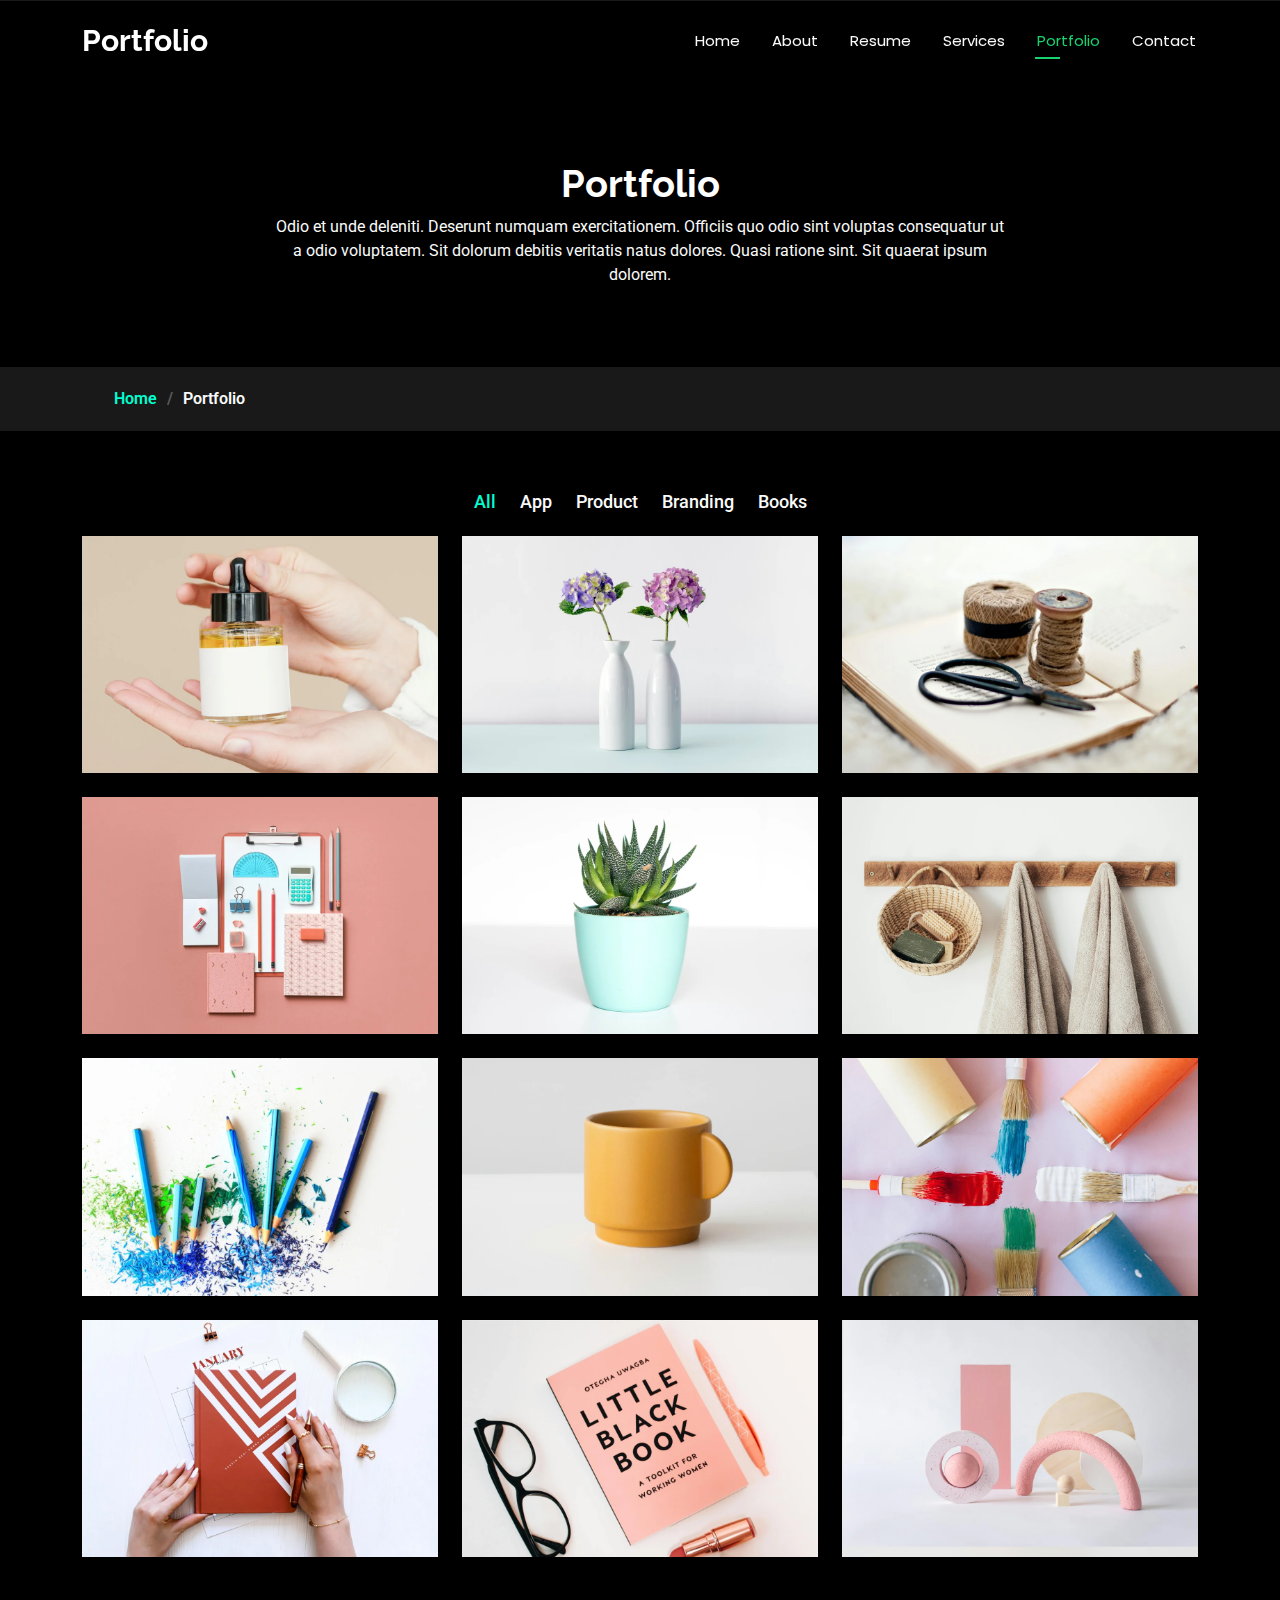
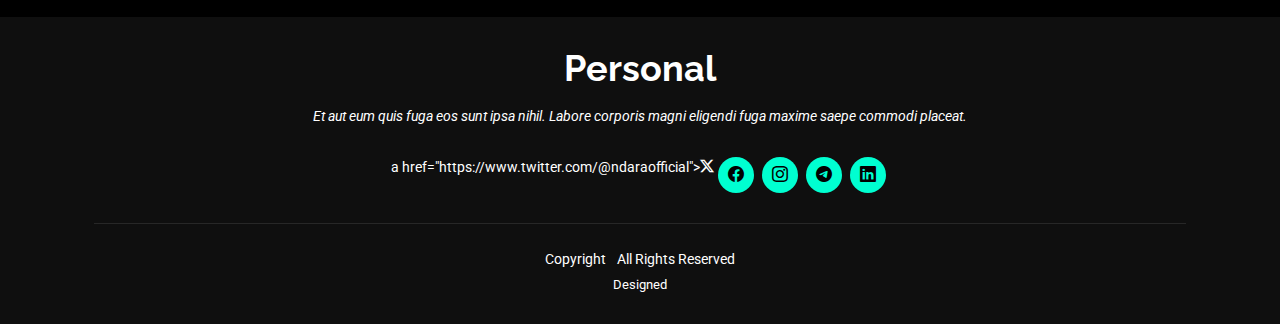
<file: portfolio.html>
<!DOCTYPE html>
<html lang="en">

<head>
  <meta charset="utf-8">
  <meta content="width=device-width, initial-scale=1.0" name="viewport">
  <title>Portfolio - Isaac Ngure</title>
  <meta name="description" content="">
  <meta name="keywords" content="">

  <!-- Favicons -->
  <link href="assets/img/favicon.png" rel="icon">
  <link href="assets/img/apple-touch-icon.png" rel="apple-touch-icon">

  <!-- Fonts -->
  <link href="https://fonts.googleapis.com" rel="preconnect">
  <link href="https://fonts.gstatic.com" rel="preconnect" crossorigin>
  <link href="https://fonts.googleapis.com/css2?family=Roboto:ital,wght@0,100;0,300;0,400;0,500;0,700;0,900;1,100;1,300;1,400;1,500;1,700;1,900&family=Poppins:ital,wght@0,100;0,200;0,300;0,400;0,500;0,600;0,700;0,800;0,900;1,100;1,200;1,300;1,400;1,500;1,600;1,700;1,800;1,900&family=Raleway:ital,wght@0,100;0,200;0,300;0,400;0,500;0,600;0,700;0,800;0,900;1,100;1,200;1,300;1,400;1,500;1,600;1,700;1,800;1,900&display=swap" rel="stylesheet">

  <!-- Vendor CSS Files -->
  <link href="assets/vendor/bootstrap/css/bootstrap.min.css" rel="stylesheet">
  <link href="assets/vendor/bootstrap-icons/bootstrap-icons.css" rel="stylesheet">
  <link href="assets/vendor/aos/aos.css" rel="stylesheet">
  <link href="assets/vendor/swiper/swiper-bundle.min.css" rel="stylesheet">
  <link href="assets/vendor/glightbox/css/glightbox.min.css" rel="stylesheet">

  <!-- Main CSS File -->
  <link href="assets/css/main.css" rel="stylesheet">

  <!-- =======================================================
  * Template Name: Personal
  * Template URL: https://bootstrapmade.com/personal-free-resume-bootstrap-template/
  * Updated: Mar 05 2025 with Bootstrap v5.3.3
  * Author: BootstrapMade.com
  * License: https://bootstrapmade.com/license/
  ======================================================== -->
</head>

<body class="portfolio-page">

  <header id="header" class="header d-flex align-items-center fixed-top">
    <div class="container-fluid container-xl position-relative d-flex align-items-center justify-content-between">

      <a href="index.html" class="logo d-flex align-items-center">
        <!-- Uncomment the line below if you also wish to use an image logo -->
        <!-- <img src="assets/img/logo.webp" alt=""> -->
        <h1 class="sitename">Portfolio</h1>
      </a>

      <nav id="navmenu" class="navmenu">
        <ul>
          <li><a href="index.html">Home</a></li>
          <li><a href="about.html">About</a></li>
          <li><a href="resume.html">Resume</a></li>
          <li><a href="services.html">Services</a></li>
          <li><a href="portfolio.html" class="active">Portfolio</a></li>
          <li><a href="contact.html">Contact</a></li>
        </ul>
        <i class="mobile-nav-toggle d-xl-none bi bi-list"></i>
      </nav>

    </div>
  </header>

  <main class="main">

    <!-- Page Title -->
    <div class="page-title" data-aos="fade">
      <div class="heading">
        <div class="container">
          <div class="row d-flex justify-content-center text-center">
            <div class="col-lg-8">
              <h1>Portfolio</h1>
              <p class="mb-0">Odio et unde deleniti. Deserunt numquam exercitationem. Officiis quo odio sint voluptas consequatur ut a odio voluptatem. Sit dolorum debitis veritatis natus dolores. Quasi ratione sint. Sit quaerat ipsum dolorem.</p>
            </div>
          </div>
        </div>
      </div>
      <nav class="breadcrumbs">
        <div class="container">
          <ol>
            <li><a href="index.html">Home</a></li>
            <li class="current">Portfolio</li>
          </ol>
        </div>
      </nav>
    </div><!-- End Page Title -->

    <!-- Portfolio Section -->
    <section id="portfolio" class="portfolio section">

      <div class="container">

        <div class="isotope-layout" data-default-filter="*" data-layout="masonry" data-sort="original-order">

          <ul class="portfolio-filters isotope-filters" data-aos="fade-up" data-aos-delay="100">
            <li data-filter="*" class="filter-active">All</li>
            <li data-filter=".filter-app">App</li>
            <li data-filter=".filter-product">Product</li>
            <li data-filter=".filter-branding">Branding</li>
            <li data-filter=".filter-books">Books</li>
          </ul><!-- End Portfolio Filters -->

          <div class="row gy-4 isotope-container" data-aos="fade-up" data-aos-delay="200">

            <div class="col-lg-4 col-md-6 portfolio-item isotope-item filter-app">
              <div class="portfolio-content h-100">
                <img src="assets/img/portfolio/portfolio-1.webp" class="img-fluid" alt="">
                <div class="portfolio-info">
                  <h4>App 1</h4>
                  <p>Lorem ipsum, dolor sit amet consectetur</p>
                  <a href="assets/img/portfolio/portfolio-1.webp" title="App 1" data-gallery="portfolio-gallery-app" class="glightbox preview-link"><i class="bi bi-zoom-in"></i></a>
                  <a href="portfolio-details.html" title="More Details" class="details-link"><i class="bi bi-link-45deg"></i></a>
                </div>
              </div>
            </div><!-- End Portfolio Item -->

            <div class="col-lg-4 col-md-6 portfolio-item isotope-item filter-product">
              <div class="portfolio-content h-100">
                <img src="assets/img/portfolio/portfolio-10.webp" class="img-fluid" alt="">
                <div class="portfolio-info">
                  <h4>Product 1</h4>
                  <p>Lorem ipsum, dolor sit amet consectetur</p>
                  <a href="assets/img/portfolio/portfolio-10.webp" title="Product 1" data-gallery="portfolio-gallery-product" class="glightbox preview-link"><i class="bi bi-zoom-in"></i></a>
                  <a href="portfolio-details.html" title="More Details" class="details-link"><i class="bi bi-link-45deg"></i></a>
                </div>
              </div>
            </div><!-- End Portfolio Item -->

            <div class="col-lg-4 col-md-6 portfolio-item isotope-item filter-branding">
              <div class="portfolio-content h-100">
                <img src="assets/img/portfolio/portfolio-7.webp" class="img-fluid" alt="">
                <div class="portfolio-info">
                  <h4>Branding 1</h4>
                  <p>Lorem ipsum, dolor sit amet consectetur</p>
                  <a href="assets/img/portfolio/portfolio-7.webp" title="Branding 1" data-gallery="portfolio-gallery-branding" class="glightbox preview-link"><i class="bi bi-zoom-in"></i></a>
                  <a href="portfolio-details.html" title="More Details" class="details-link"><i class="bi bi-link-45deg"></i></a>
                </div>
              </div>
            </div><!-- End Portfolio Item -->

            <div class="col-lg-4 col-md-6 portfolio-item isotope-item filter-books">
              <div class="portfolio-content h-100">
                <img src="assets/img/portfolio/portfolio-4.webp" class="img-fluid" alt="">
                <div class="portfolio-info">
                  <h4>Books 1</h4>
                  <p>Lorem ipsum, dolor sit amet consectetur</p>
                  <a href="assets/img/portfolio/portfolio-4.webp" title="Branding 1" data-gallery="portfolio-gallery-book" class="glightbox preview-link"><i class="bi bi-zoom-in"></i></a>
                  <a href="portfolio-details.html" title="More Details" class="details-link"><i class="bi bi-link-45deg"></i></a>
                </div>
              </div>
            </div><!-- End Portfolio Item -->

            <div class="col-lg-4 col-md-6 portfolio-item isotope-item filter-app">
              <div class="portfolio-content h-100">
                <img src="assets/img/portfolio/portfolio-2.webp" class="img-fluid" alt="">
                <div class="portfolio-info">
                  <h4>App 2</h4>
                  <p>Lorem ipsum, dolor sit amet consectetur</p>
                  <a href="assets/img/portfolio/portfolio-2.webp" title="App 2" data-gallery="portfolio-gallery-app" class="glightbox preview-link"><i class="bi bi-zoom-in"></i></a>
                  <a href="portfolio-details.html" title="More Details" class="details-link"><i class="bi bi-link-45deg"></i></a>
                </div>
              </div>
            </div><!-- End Portfolio Item -->

            <div class="col-lg-4 col-md-6 portfolio-item isotope-item filter-product">
              <div class="portfolio-content h-100">
                <img src="assets/img/portfolio/portfolio-11.webp" class="img-fluid" alt="">
                <div class="portfolio-info">
                  <h4>Product 2</h4>
                  <p>Lorem ipsum, dolor sit amet consectetur</p>
                  <a href="assets/img/portfolio/portfolio-11.webp" title="Product 2" data-gallery="portfolio-gallery-product" class="glightbox preview-link"><i class="bi bi-zoom-in"></i></a>
                  <a href="portfolio-details.html" title="More Details" class="details-link"><i class="bi bi-link-45deg"></i></a>
                </div>
              </div>
            </div><!-- End Portfolio Item -->

            <div class="col-lg-4 col-md-6 portfolio-item isotope-item filter-branding">
              <div class="portfolio-content h-100">
                <img src="assets/img/portfolio/portfolio-8.webp" class="img-fluid" alt="">
                <div class="portfolio-info">
                  <h4>Branding 2</h4>
                  <p>Lorem ipsum, dolor sit amet consectetur</p>
                  <a href="assets/img/portfolio/portfolio-8.webp" title="Branding 2" data-gallery="portfolio-gallery-branding" class="glightbox preview-link"><i class="bi bi-zoom-in"></i></a>
                  <a href="portfolio-details.html" title="More Details" class="details-link"><i class="bi bi-link-45deg"></i></a>
                </div>
              </div>
            </div><!-- End Portfolio Item -->

            <div class="col-lg-4 col-md-6 portfolio-item isotope-item filter-books">
              <div class="portfolio-content h-100">
                <img src="assets/img/portfolio/portfolio-5.webp" class="img-fluid" alt="">
                <div class="portfolio-info">
                  <h4>Books 2</h4>
                  <p>Lorem ipsum, dolor sit amet consectetur</p>
                  <a href="assets/img/portfolio/portfolio-5.webp" title="Branding 2" data-gallery="portfolio-gallery-book" class="glightbox preview-link"><i class="bi bi-zoom-in"></i></a>
                  <a href="portfolio-details.html" title="More Details" class="details-link"><i class="bi bi-link-45deg"></i></a>
                </div>
              </div>
            </div><!-- End Portfolio Item -->

            <div class="col-lg-4 col-md-6 portfolio-item isotope-item filter-app">
              <div class="portfolio-content h-100">
                <img src="assets/img/portfolio/portfolio-3.webp" class="img-fluid" alt="">
                <div class="portfolio-info">
                  <h4>App 3</h4>
                  <p>Lorem ipsum, dolor sit amet consectetur</p>
                  <a href="assets/img/portfolio/portfolio-3.webp" title="App 3" data-gallery="portfolio-gallery-app" class="glightbox preview-link"><i class="bi bi-zoom-in"></i></a>
                  <a href="portfolio-details.html" title="More Details" class="details-link"><i class="bi bi-link-45deg"></i></a>
                </div>
              </div>
            </div><!-- End Portfolio Item -->

            <div class="col-lg-4 col-md-6 portfolio-item isotope-item filter-product">
              <div class="portfolio-content h-100">
                <img src="assets/img/portfolio/portfolio-12.webp" class="img-fluid" alt="">
                <div class="portfolio-info">
                  <h4>Product 3</h4>
                  <p>Lorem ipsum, dolor sit amet consectetur</p>
                  <a href="assets/img/portfolio/portfolio-12.webp" title="Product 3" data-gallery="portfolio-gallery-product" class="glightbox preview-link"><i class="bi bi-zoom-in"></i></a>
                  <a href="portfolio-details.html" title="More Details" class="details-link"><i class="bi bi-link-45deg"></i></a>
                </div>
              </div>
            </div><!-- End Portfolio Item -->

            <div class="col-lg-4 col-md-6 portfolio-item isotope-item filter-branding">
              <div class="portfolio-content h-100">
                <img src="assets/img/portfolio/portfolio-9.webp" class="img-fluid" alt="">
                <div class="portfolio-info">
                  <h4>Branding 3</h4>
                  <p>Lorem ipsum, dolor sit amet consectetur</p>
                  <a href="assets/img/portfolio/portfolio-9.webp" title="Branding 2" data-gallery="portfolio-gallery-branding" class="glightbox preview-link"><i class="bi bi-zoom-in"></i></a>
                  <a href="portfolio-details.html" title="More Details" class="details-link"><i class="bi bi-link-45deg"></i></a>
                </div>
              </div>
            </div><!-- End Portfolio Item -->

            <div class="col-lg-4 col-md-6 portfolio-item isotope-item filter-books">
              <div class="portfolio-content h-100">
                <img src="assets/img/portfolio/portfolio-6.webp" class="img-fluid" alt="">
                <div class="portfolio-info">
                  <h4>Books 3</h4>
                  <p>Lorem ipsum, dolor sit amet consectetur</p>
                  <a href="assets/img/portfolio/portfolio-6.webp" title="Branding 3" data-gallery="portfolio-gallery-book" class="glightbox preview-link"><i class="bi bi-zoom-in"></i></a>
                  <a href="portfolio-details.html" title="More Details" class="details-link"><i class="bi bi-link-45deg"></i></a>
                </div>
              </div>
            </div><!-- End Portfolio Item -->

          </div><!-- End Portfolio Container -->

        </div>

      </div>

    </section><!-- /Portfolio Section -->

  </main>

  <footer id="footer" class="footer dark-background">
    <div class="container">
      <h3 class="sitename">Personal</h3>
      <p>Et aut eum quis fuga eos sunt ipsa nihil. Labore corporis magni eligendi fuga maxime saepe commodi placeat.</p>
      <div class="social-links d-flex justify-content-center">
        a href="https://www.twitter.com/@ndaraofficial"><i class="bi bi-twitter-x"></i></a>
        <a href="https://www.facebook.com/Isaac Ngure"><i class="bi bi-facebook"></i></a>
        <a href="https://www.instagram.com/ndato_vibes"><i class="bi bi-instagram"></i></a>
        <a href="https://www.telegram.me/IsaacNgure"><i class="bi bi-telegram"></i></a>
        <a href="https://www.linkedin.com/IsaacNgure"><i class="bi bi-linkedin"></i></a>
      </div>
      <div class="container">
        <div class="copyright">
          <span>Copyright</span> <strong class="px-1 sitename"></strong> <span>All Rights Reserved</span>
        </div>
        <div class="credits">
          <!-- All the links in the footer should remain intact. -->
          <!-- You can delete the links only if you've purchased the pro version. -->
          <!-- Licensing information: https://bootstrapmade.com/license/ -->
          <!-- Purchase the pro version with working PHP/AJAX contact form: [buy-url] -->
          Designed
        </div>
      </div>
    </div>
  </footer>

  <!-- Scroll Top -->
  <a href="#" id="scroll-top" class="scroll-top d-flex align-items-center justify-content-center"><i class="bi bi-arrow-up-short"></i></a>

  <!-- Preloader -->
  <div id="preloader"></div>

  <!-- Vendor JS Files -->
  <script src="assets/vendor/bootstrap/js/bootstrap.bundle.min.js"></script>
  <script src="assets/vendor/php-email-form/validate.js"></script>
  <script src="assets/vendor/aos/aos.js"></script>
  <script src="assets/vendor/typed.js/typed.umd.js"></script>
  <script src="assets/vendor/purecounter/purecounter_vanilla.js"></script>
  <script src="assets/vendor/waypoints/noframework.waypoints.js"></script>
  <script src="assets/vendor/swiper/swiper-bundle.min.js"></script>
  <script src="assets/vendor/glightbox/js/glightbox.min.js"></script>
  <script src="assets/vendor/imagesloaded/imagesloaded.pkgd.min.js"></script>
  <script src="assets/vendor/isotope-layout/isotope.pkgd.min.js"></script>

  <!-- Main JS File -->
  <script src="assets/js/main.js"></script>

</body>

</html>
</file>
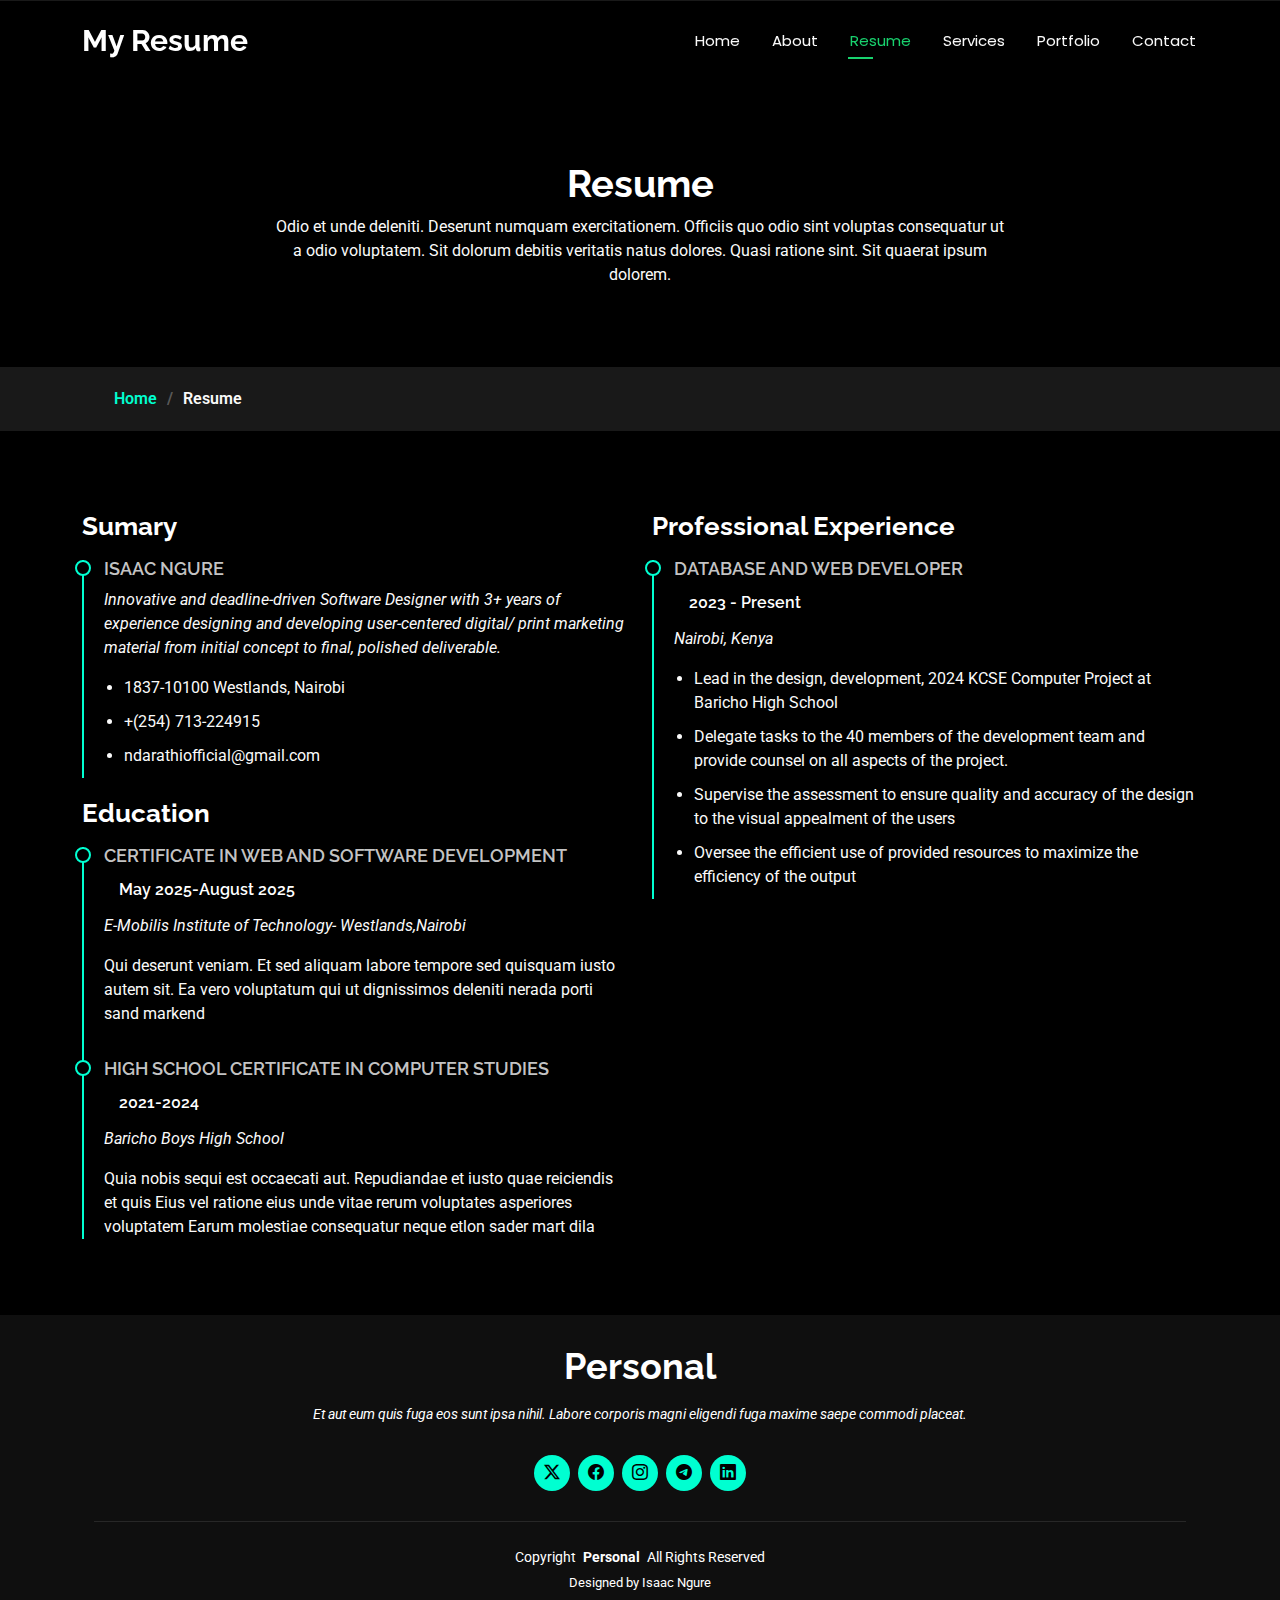
<file: resume.html>
<!DOCTYPE html>
<html lang="en">

<head>
  <meta charset="utf-8">
  <meta content="width=device-width, initial-scale=1.0" name="viewport">
  <title>My Resume - Isaac Ngure</title>
  <meta name="description" content="">
  <meta name="keywords" content="">

  <!-- Favicons -->
  <link href="assets/img/favicon.png" rel="icon">
  <link href="assets/img/apple-touch-icon.png" rel="apple-touch-icon">

  <!-- Fonts -->
  <link href="https://fonts.googleapis.com" rel="preconnect">
  <link href="https://fonts.gstatic.com" rel="preconnect" crossorigin>
  <link href="https://fonts.googleapis.com/css2?family=Roboto:ital,wght@0,100;0,300;0,400;0,500;0,700;0,900;1,100;1,300;1,400;1,500;1,700;1,900&family=Poppins:ital,wght@0,100;0,200;0,300;0,400;0,500;0,600;0,700;0,800;0,900;1,100;1,200;1,300;1,400;1,500;1,600;1,700;1,800;1,900&family=Raleway:ital,wght@0,100;0,200;0,300;0,400;0,500;0,600;0,700;0,800;0,900;1,100;1,200;1,300;1,400;1,500;1,600;1,700;1,800;1,900&display=swap" rel="stylesheet">

  <!-- Vendor CSS Files -->
  <link href="assets/vendor/bootstrap/css/bootstrap.min.css" rel="stylesheet">
  <link href="assets/vendor/bootstrap-icons/bootstrap-icons.css" rel="stylesheet">
  <link href="assets/vendor/aos/aos.css" rel="stylesheet">
  <link href="assets/vendor/swiper/swiper-bundle.min.css" rel="stylesheet">
  <link href="assets/vendor/glightbox/css/glightbox.min.css" rel="stylesheet">

  <!-- Main CSS File -->
  <link href="assets/css/main.css" rel="stylesheet">

  <!-- =======================================================
  * Template Name: Personal
  * Template URL: https://bootstrapmade.com/personal-free-resume-bootstrap-template/
  * Updated: Mar 05 2025 with Bootstrap v5.3.3
  * Author: BootstrapMade.com
  * License: https://bootstrapmade.com/license/
  ======================================================== -->
</head>

<body class="resume-page">

  <header id="header" class="header d-flex align-items-center fixed-top">
    <div class="container-fluid container-xl position-relative d-flex align-items-center justify-content-between">

      <a href="index.html" class="logo d-flex align-items-center">
        <!-- Uncomment the line below if you also wish to use an image logo -->
        <!-- <img src="assets/img/logo.webp" alt=""> -->
        <h1 class="sitename">My Resume</h1>
      </a>

      <nav id="navmenu" class="navmenu">
        <ul>
          <li><a href="index.html">Home</a></li>
          <li><a href="about.html">About</a></li>
          <li><a href="resume.html" class="active">Resume</a></li>
          <li><a href="services.html">Services</a></li>
          <li><a href="portfolio.html">Portfolio</a></li>
          <li><a href="contact.html">Contact</a></li>
        </ul>
        <i class="mobile-nav-toggle d-xl-none bi bi-list"></i>
      </nav>

    </div>
  </header>

  <main class="main">

    <!-- Page Title -->
    <div class="page-title" data-aos="fade">
      <div class="heading">
        <div class="container">
          <div class="row d-flex justify-content-center text-center">
            <div class="col-lg-8">
              <h1>Resume</h1>
              <p class="mb-0">Odio et unde deleniti. Deserunt numquam exercitationem. Officiis quo odio sint voluptas consequatur ut a odio voluptatem. Sit dolorum debitis veritatis natus dolores. Quasi ratione sint. Sit quaerat ipsum dolorem.</p>
            </div>
          </div>
        </div>
      </div>
      <nav class="breadcrumbs">
        <div class="container">
          <ol>
            <li><a href="index.html">Home</a></li>
            <li class="current">Resume</li>
          </ol>
        </div>
      </nav>
    </div><!-- End Page Title -->

    <!-- Resume Section -->
    <section id="resume" class="resume section">

      <div class="container">

        <div class="row">

          <div class="col-lg-6" data-aos="fade-up" data-aos-delay="100">
            <h3 class="resume-title">Sumary</h3>

            <div class="resume-item pb-0">
              <h4>Isaac Ngure</h4>
              <p><em>Innovative and deadline-driven Software Designer with 3+ years of experience designing and developing user-centered digital/
                print marketing material from initial concept to final, polished deliverable.</em></p>
              <ul>
                <li> 1837-10100 Westlands, Nairobi</li>
                <li>+(254) 713-224915</li>
                <li>ndarathiofficial@gmail.com</li>
              </ul>
            </div><!-- Edn Resume Item -->

            <h3 class="resume-title">Education</h3>
            <div class="resume-item">
              <h4>Certificate in Web and Software Development</h4>
              <h5>May 2025-August 2025</h5>
              <p><em>E-Mobilis Institute of Technology- Westlands,Nairobi</em></p>
              <p>Qui deserunt veniam. Et sed aliquam labore tempore sed quisquam iusto autem sit. Ea vero voluptatum qui ut dignissimos deleniti nerada porti sand markend</p>
            </div><!-- Edn Resume Item -->

            <div class="resume-item">
              <h4>High School Certificate in Computer Studies</h4>
              <h5>2021-2024</h5>
              <p><em>Baricho Boys High School</em></p>
              <p>Quia nobis sequi est occaecati aut. Repudiandae et iusto quae reiciendis et quis Eius vel ratione eius unde vitae rerum voluptates asperiores voluptatem Earum molestiae consequatur neque etlon sader mart dila</p>
            </div><!-- Edn Resume Item -->

          </div>

          <div class="col-lg-6" data-aos="fade-up" data-aos-delay="200">
            <h3 class="resume-title">Professional Experience</h3>
            <div class="resume-item">
              <h4>Database and Web Developer</h4>
              <h5>2023 - Present</h5>
              <p><em>Nairobi, Kenya </em></p>
              <ul>
                <li>Lead in the design, development, 2024 KCSE Computer Project at Baricho High School</li>
                <li>Delegate tasks to the 40 members of the development team and provide counsel on all aspects of the project. </li>
                <li>Supervise the assessment to ensure quality and accuracy of the design to the visual appealment of the users</li>
                <li>Oversee the efficient use of provided resources to maximize the efficiency of the output </li>
              </ul>
            </div><!-- Edn Resume Item -->



          </div>

        </div>

      </div>

    </section><!-- /Resume Section -->

  </main>

  <footer id="footer" class="footer dark-background">
    <div class="container">
      <h3 class="sitename">Personal</h3>
      <p>Et aut eum quis fuga eos sunt ipsa nihil. Labore corporis magni eligendi fuga maxime saepe commodi placeat.</p>
      <div class="social-links d-flex justify-content-center">
        <a href="https://www.twitter.com/@ndaraofficial"><i class="bi bi-twitter-x"></i></a>
        <a href="https://www.facebook.com/Isaac Ngure"><i class="bi bi-facebook"></i></a>
        <a href="https://www.instagram.com/ndato_vibes"><i class="bi bi-instagram"></i></a>
        <a href="https://www.telegram.me/IsaacNgure"><i class="bi bi-telegram"></i></a>
        <a href="https://www.linkedin.com/IsaacNgure"><i class="bi bi-linkedin"></i></a>
      </div>
      <div class="container">
        <div class="copyright">
          <span>Copyright</span> <strong class="px-1 sitename">Personal</strong> <span>All Rights Reserved</span>
        </div>
        <div class="credits">
          <!-- All the links in the footer should remain intact. -->
          <!-- You can delete the links only if you've purchased the pro version. -->
          <!-- Licensing information: https://bootstrapmade.com/license/ -->
          <!-- Purchase the pro version with working PHP/AJAX contact form: [buy-url] -->
          Designed by Isaac Ngure
        </div>
      </div>
    </div>
  </footer>

  <!-- Scroll Top -->
  <a href="#" id="scroll-top" class="scroll-top d-flex align-items-center justify-content-center"><i class="bi bi-arrow-up-short"></i></a>

  <!-- Preloader -->
  <div id="preloader"></div>

  <!-- Vendor JS Files -->
  <script src="assets/vendor/bootstrap/js/bootstrap.bundle.min.js"></script>
  <script src="assets/vendor/php-email-form/validate.js"></script>
  <script src="assets/vendor/aos/aos.js"></script>
  <script src="assets/vendor/typed.js/typed.umd.js"></script>
  <script src="assets/vendor/purecounter/purecounter_vanilla.js"></script>
  <script src="assets/vendor/waypoints/noframework.waypoints.js"></script>
  <script src="assets/vendor/swiper/swiper-bundle.min.js"></script>
  <script src="assets/vendor/glightbox/js/glightbox.min.js"></script>
  <script src="assets/vendor/imagesloaded/imagesloaded.pkgd.min.js"></script>
  <script src="assets/vendor/isotope-layout/isotope.pkgd.min.js"></script>

  <!-- Main JS File -->
  <script src="assets/js/main.js"></script>

</body>

</html>
</file>
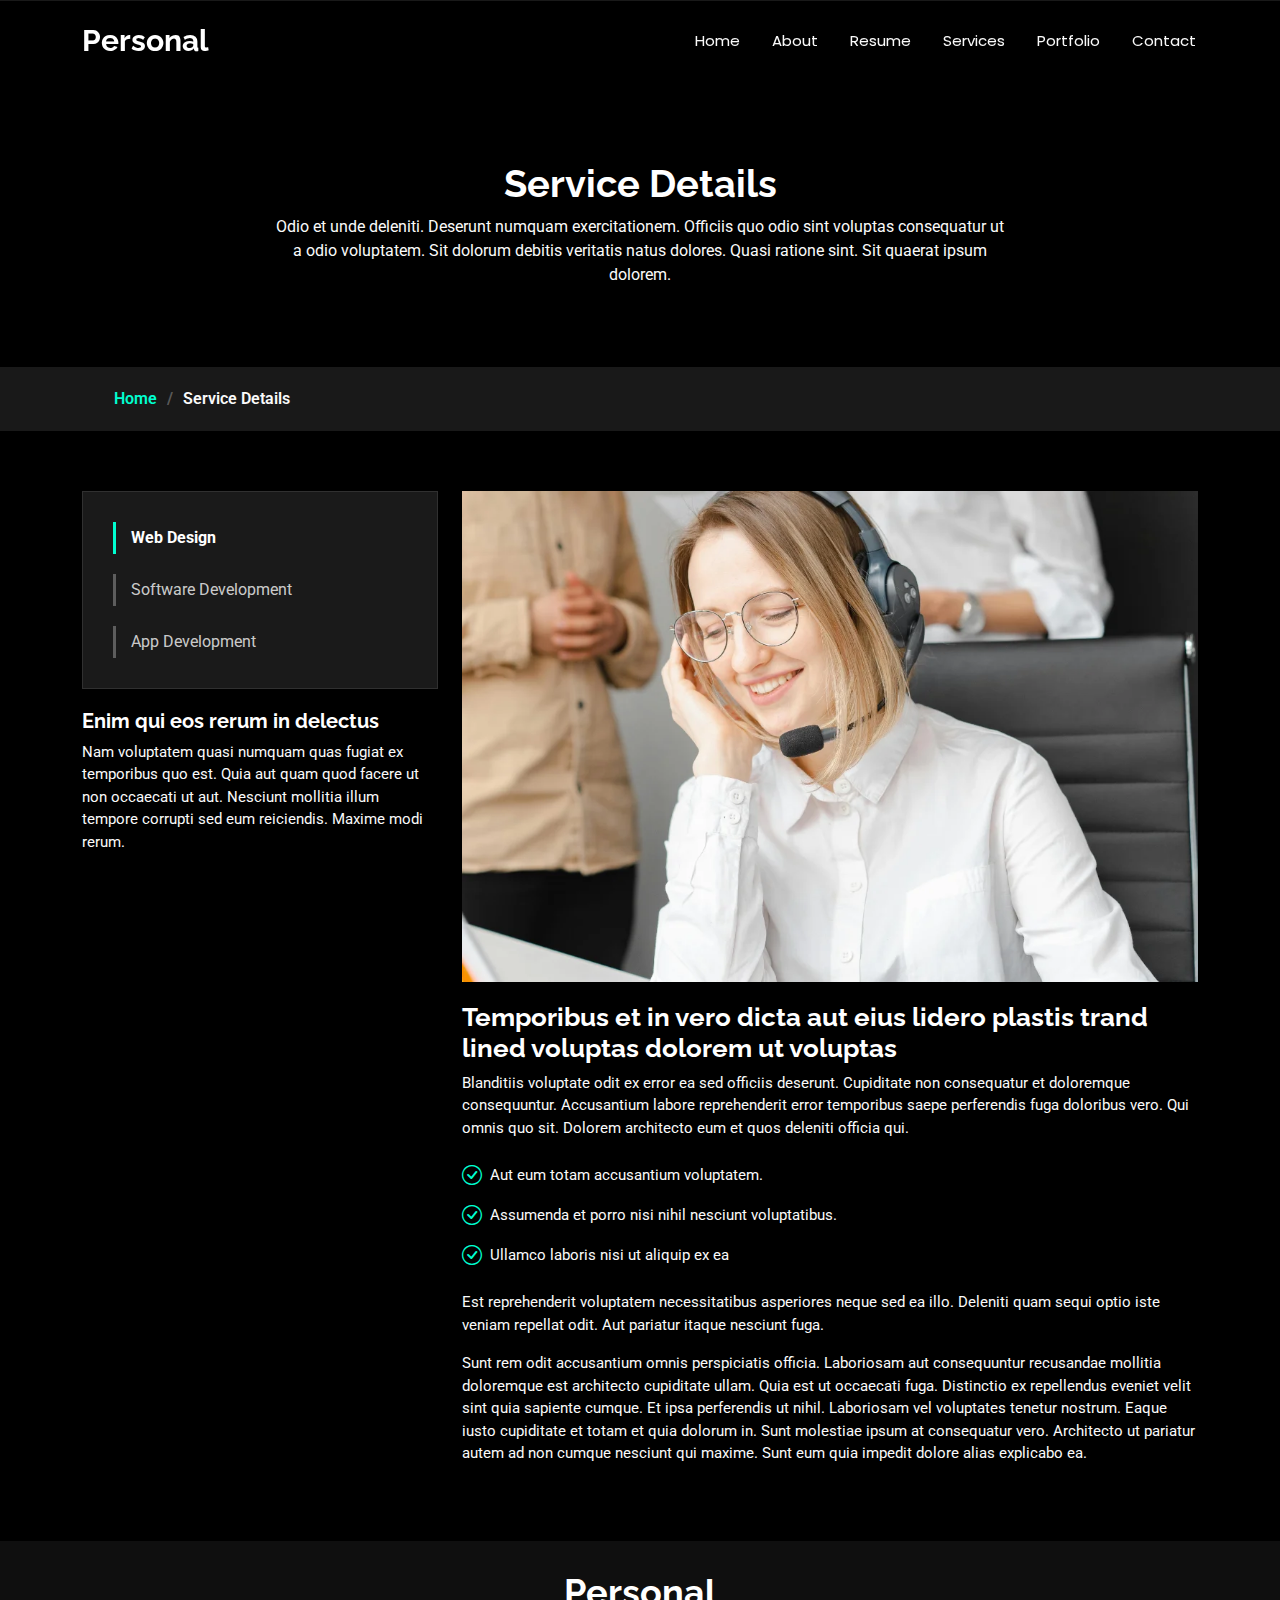
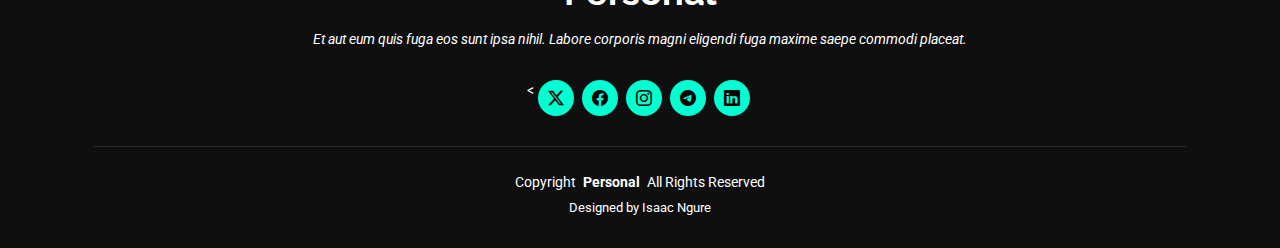
<file: service-details.html>
<!DOCTYPE html>
<html lang="en">

<head>
  <meta charset="utf-8">
  <meta content="width=device-width, initial-scale=1.0" name="viewport">
  <title>Service Details -Isaac Ngure</title>
  <meta name="description" content="">
  <meta name="keywords" content="">

  <!-- Favicons -->
  <link href="assets/img/favicon.png" rel="icon">
  <link href="assets/img/apple-touch-icon.png" rel="apple-touch-icon">

  <!-- Fonts -->
  <link href="https://fonts.googleapis.com" rel="preconnect">
  <link href="https://fonts.gstatic.com" rel="preconnect" crossorigin>
  <link href="https://fonts.googleapis.com/css2?family=Roboto:ital,wght@0,100;0,300;0,400;0,500;0,700;0,900;1,100;1,300;1,400;1,500;1,700;1,900&family=Poppins:ital,wght@0,100;0,200;0,300;0,400;0,500;0,600;0,700;0,800;0,900;1,100;1,200;1,300;1,400;1,500;1,600;1,700;1,800;1,900&family=Raleway:ital,wght@0,100;0,200;0,300;0,400;0,500;0,600;0,700;0,800;0,900;1,100;1,200;1,300;1,400;1,500;1,600;1,700;1,800;1,900&display=swap" rel="stylesheet">

  <!-- Vendor CSS Files -->
  <link href="assets/vendor/bootstrap/css/bootstrap.min.css" rel="stylesheet">
  <link href="assets/vendor/bootstrap-icons/bootstrap-icons.css" rel="stylesheet">
  <link href="assets/vendor/aos/aos.css" rel="stylesheet">
  <link href="assets/vendor/swiper/swiper-bundle.min.css" rel="stylesheet">
  <link href="assets/vendor/glightbox/css/glightbox.min.css" rel="stylesheet">

  <!-- Main CSS File -->
  <link href="assets/css/main.css" rel="stylesheet">

  <!-- =======================================================
  * Template Name: Personal
  * Template URL: https://bootstrapmade.com/personal-free-resume-bootstrap-template/
  * Updated: Mar 05 2025 with Bootstrap v5.3.3
  * Author: BootstrapMade.com
  * License: https://bootstrapmade.com/license/
  ======================================================== -->
</head>

<body class="service-details-page">

  <header id="header" class="header d-flex align-items-center fixed-top">
    <div class="container-fluid container-xl position-relative d-flex align-items-center justify-content-between">

      <a href="index.html" class="logo d-flex align-items-center">
        <!-- Uncomment the line below if you also wish to use an image logo -->
        <!-- <img src="assets/img/logo.webp" alt=""> -->
        <h1 class="sitename">Personal</h1>
      </a>

      <nav id="navmenu" class="navmenu">
        <ul>
          <li><a href="index.html">Home</a></li>
          <li><a href="about.html">About</a></li>
          <li><a href="resume.html">Resume</a></li>
          <li><a href="services.html">Services</a></li>
          <li><a href="portfolio.html">Portfolio</a></li>
          <li><a href="contact.html">Contact</a></li>
        </ul>
        <i class="mobile-nav-toggle d-xl-none bi bi-list"></i>
      </nav>

    </div>
  </header>

  <main class="main">

    <!-- Page Title -->
    <div class="page-title" data-aos="fade">
      <div class="heading">
        <div class="container">
          <div class="row d-flex justify-content-center text-center">
            <div class="col-lg-8">
              <h1>Service Details</h1>
              <p class="mb-0">Odio et unde deleniti. Deserunt numquam exercitationem. Officiis quo odio sint voluptas consequatur ut a odio voluptatem. Sit dolorum debitis veritatis natus dolores. Quasi ratione sint. Sit quaerat ipsum dolorem.</p>
            </div>
          </div>
        </div>
      </div>
      <nav class="breadcrumbs">
        <div class="container">
          <ol>
            <li><a href="index.html">Home</a></li>
            <li class="current">Service Details</li>
          </ol>
        </div>
      </nav>
    </div><!-- End Page Title -->

    <!-- Service Details Section -->
    <section id="service-details" class="service-details section">

      <div class="container">

        <div class="row gy-4">

          <div class="col-lg-4" data-aos="fade-up" data-aos-delay="100">
            <div class="services-list">
              <a href="#" class="active">Web Design</a>
              <a href="#">Software Development</a>
              <a href="#">App Development</a>

            </div>

            <h4>Enim qui eos rerum in delectus</h4>
            <p>Nam voluptatem quasi numquam quas fugiat ex temporibus quo est. Quia aut quam quod facere ut non occaecati ut aut. Nesciunt mollitia illum tempore corrupti sed eum reiciendis. Maxime modi rerum.</p>
          </div>

          <div class="col-lg-8" data-aos="fade-up" data-aos-delay="200">
            <img src="assets/img/services/services-4.webp" alt="" class="img-fluid services-img">
            <h3>Temporibus et in vero dicta aut eius lidero plastis trand lined voluptas dolorem ut voluptas</h3>
            <p>
              Blanditiis voluptate odit ex error ea sed officiis deserunt. Cupiditate non consequatur et doloremque consequuntur. Accusantium labore reprehenderit error temporibus saepe perferendis fuga doloribus vero. Qui omnis quo sit. Dolorem architecto eum et quos deleniti officia qui.
            </p>
            <ul>
              <li><i class="bi bi-check-circle"></i> <span>Aut eum totam accusantium voluptatem.</span></li>
              <li><i class="bi bi-check-circle"></i> <span>Assumenda et porro nisi nihil nesciunt voluptatibus.</span></li>
              <li><i class="bi bi-check-circle"></i> <span>Ullamco laboris nisi ut aliquip ex ea</span></li>
            </ul>
            <p>
              Est reprehenderit voluptatem necessitatibus asperiores neque sed ea illo. Deleniti quam sequi optio iste veniam repellat odit. Aut pariatur itaque nesciunt fuga.
            </p>
            <p>
              Sunt rem odit accusantium omnis perspiciatis officia. Laboriosam aut consequuntur recusandae mollitia doloremque est architecto cupiditate ullam. Quia est ut occaecati fuga. Distinctio ex repellendus eveniet velit sint quia sapiente cumque. Et ipsa perferendis ut nihil. Laboriosam vel voluptates tenetur nostrum. Eaque iusto cupiditate et totam et quia dolorum in. Sunt molestiae ipsum at consequatur vero. Architecto ut pariatur autem ad non cumque nesciunt qui maxime. Sunt eum quia impedit dolore alias explicabo ea.
            </p>
          </div>

        </div>

      </div>

    </section><!-- /Service Details Section -->

  </main>

  <footer id="footer" class="footer dark-background">
    <div class="container">
      <h3 class="sitename">Personal</h3>
      <p>Et aut eum quis fuga eos sunt ipsa nihil. Labore corporis magni eligendi fuga maxime saepe commodi placeat.</p>
      <div class="social-links d-flex justify-content-center">
        < <a href="https://www.twitter.com/@ndaraofficial"><i class="bi bi-twitter-x"></i></a>
        <a href="https://www.facebook.com/Isaac Ngure"><i class="bi bi-facebook"></i></a>
        <a href="https://www.instagram.com/ndato_vibes"><i class="bi bi-instagram"></i></a>
        <a href="https://www.telegram.me/IsaacNgure"><i class="bi bi-telegram"></i></a>
        <a href="https://www.linkedin.com/IsaacNgure"><i class="bi bi-linkedin"></i></a>
      </div>
      <div class="container">
        <div class="copyright">
          <span>Copyright</span> <strong class="px-1 sitename">Personal</strong> <span>All Rights Reserved</span>
        </div>
        <div class="credits">
          <!-- All the links in the footer should remain intact. -->
          <!-- You can delete the links only if you've purchased the pro version. -->
          <!-- Licensing information: https://bootstrapmade.com/license/ -->
          <!-- Purchase the pro version with working PHP/AJAX contact form: [buy-url] -->
          Designed by Isaac Ngure
        </div>
      </div>
    </div>
  </footer>

  <!-- Scroll Top -->
  <a href="#" id="scroll-top" class="scroll-top d-flex align-items-center justify-content-center"><i class="bi bi-arrow-up-short"></i></a>

  <!-- Preloader -->
  <div id="preloader"></div>

  <!-- Vendor JS Files -->
  <script src="assets/vendor/bootstrap/js/bootstrap.bundle.min.js"></script>
  <script src="assets/vendor/php-email-form/validate.js"></script>
  <script src="assets/vendor/aos/aos.js"></script>
  <script src="assets/vendor/typed.js/typed.umd.js"></script>
  <script src="assets/vendor/purecounter/purecounter_vanilla.js"></script>
  <script src="assets/vendor/waypoints/noframework.waypoints.js"></script>
  <script src="assets/vendor/swiper/swiper-bundle.min.js"></script>
  <script src="assets/vendor/glightbox/js/glightbox.min.js"></script>
  <script src="assets/vendor/imagesloaded/imagesloaded.pkgd.min.js"></script>
  <script src="assets/vendor/isotope-layout/isotope.pkgd.min.js"></script>

  <!-- Main JS File -->
  <script src="assets/js/main.js"></script>

</body>

</html>
</file>
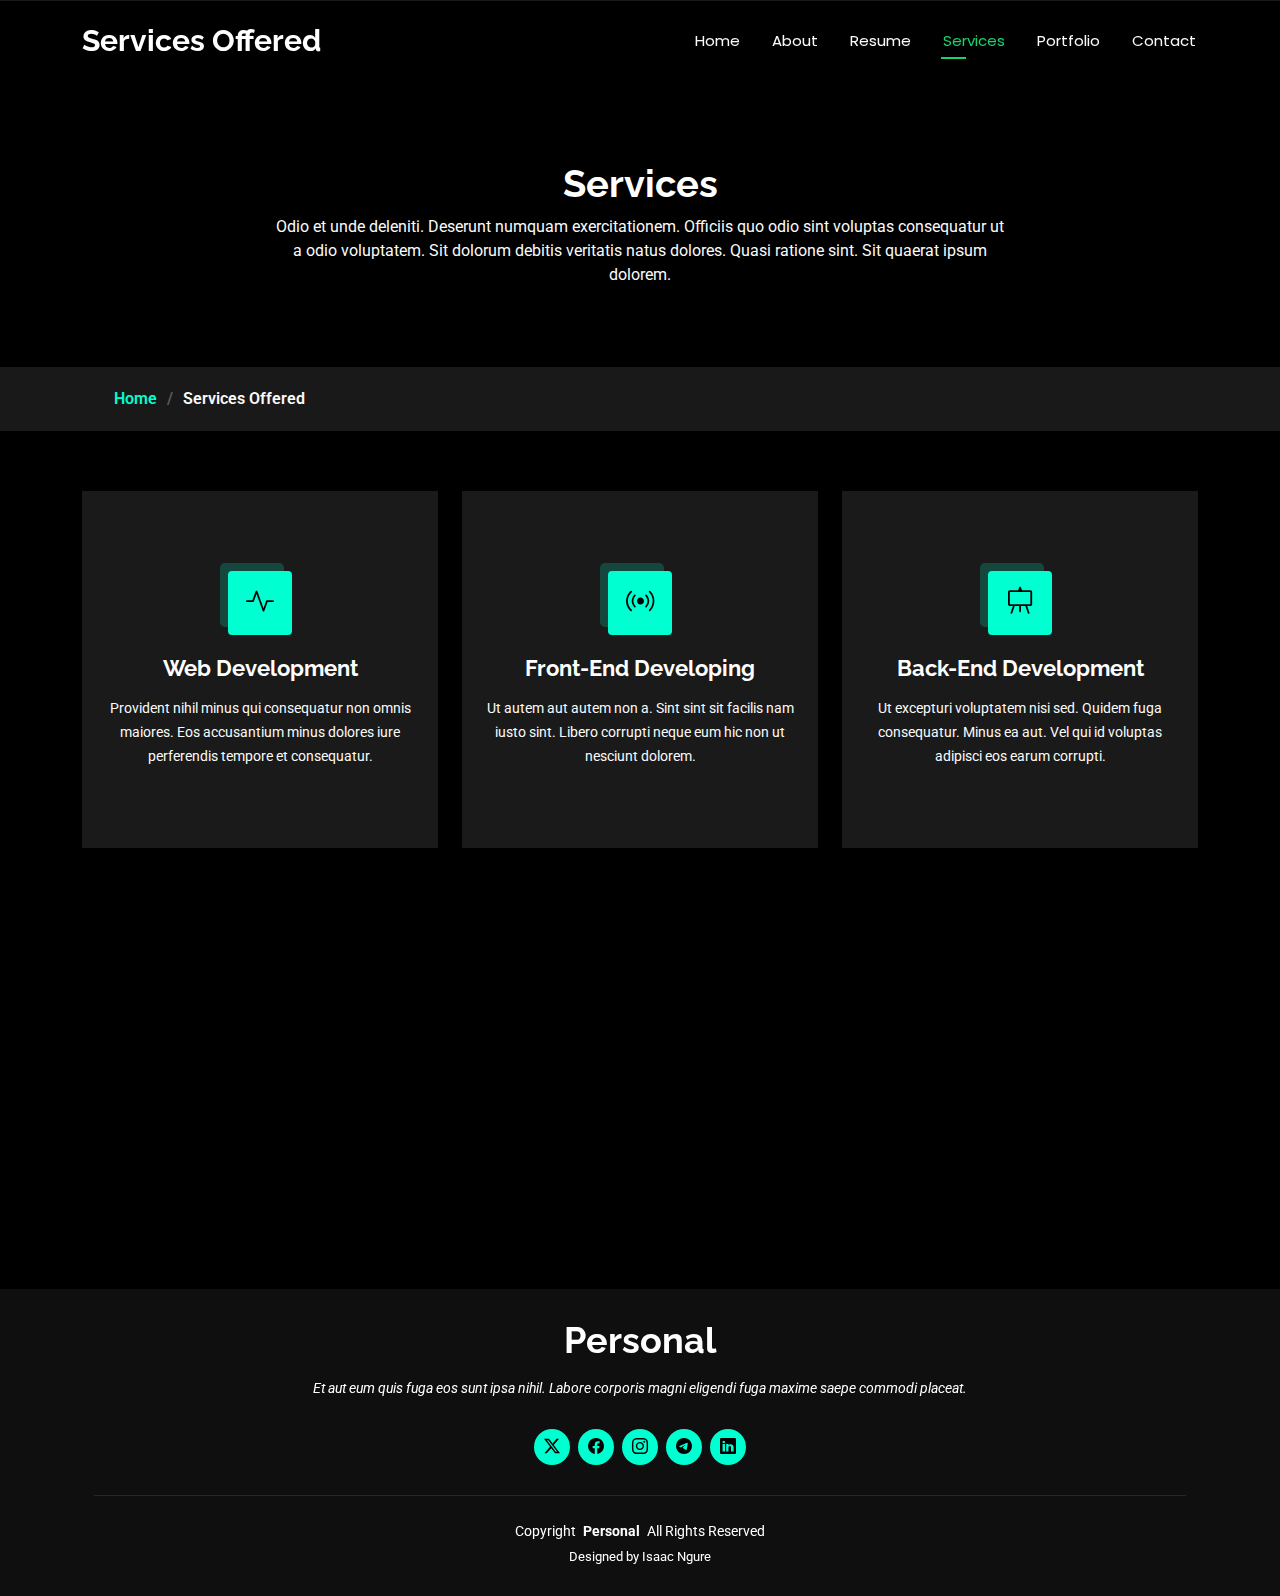
<file: services.html>
<!DOCTYPE html>
<html lang="en">

<head>
  <meta charset="utf-8">
  <meta content="width=device-width, initial-scale=1.0" name="viewport">
  <title>Services Offered - Isaac Ngure</title>
  <meta name="description" content="">
  <meta name="keywords" content="">

  <!-- Favicons -->
  <link href="assets/img/favicon.png" rel="icon">
  <link href="assets/img/apple-touch-icon.png" rel="apple-touch-icon">

  <!-- Fonts -->
  <link href="https://fonts.googleapis.com" rel="preconnect">
  <link href="https://fonts.gstatic.com" rel="preconnect" crossorigin>
  <link href="https://fonts.googleapis.com/css2?family=Roboto:ital,wght@0,100;0,300;0,400;0,500;0,700;0,900;1,100;1,300;1,400;1,500;1,700;1,900&family=Poppins:ital,wght@0,100;0,200;0,300;0,400;0,500;0,600;0,700;0,800;0,900;1,100;1,200;1,300;1,400;1,500;1,600;1,700;1,800;1,900&family=Raleway:ital,wght@0,100;0,200;0,300;0,400;0,500;0,600;0,700;0,800;0,900;1,100;1,200;1,300;1,400;1,500;1,600;1,700;1,800;1,900&display=swap" rel="stylesheet">

  <!-- Vendor CSS Files -->
  <link href="assets/vendor/bootstrap/css/bootstrap.min.css" rel="stylesheet">
  <link href="assets/vendor/bootstrap-icons/bootstrap-icons.css" rel="stylesheet">
  <link href="assets/vendor/aos/aos.css" rel="stylesheet">
  <link href="assets/vendor/swiper/swiper-bundle.min.css" rel="stylesheet">
  <link href="assets/vendor/glightbox/css/glightbox.min.css" rel="stylesheet">

  <!-- Main CSS File -->
  <link href="assets/css/main.css" rel="stylesheet">

  <!-- =======================================================
  * Template Name: Personal
  * Template URL: https://bootstrapmade.com/personal-free-resume-bootstrap-template/
  * Updated: Mar 05 2025 with Bootstrap v5.3.3
  * Author: BootstrapMade.com
  * License: https://bootstrapmade.com/license/
  ======================================================== -->
</head>

<body class="services-page">

  <header id="header" class="header d-flex align-items-center fixed-top">
    <div class="container-fluid container-xl position-relative d-flex align-items-center justify-content-between">

      <a href="index.html" class="logo d-flex align-items-center">
        <!-- Uncomment the line below if you also wish to use an image logo -->
        <!-- <img src="assets/img/logo.webp" alt=""> -->
        <h1 class="sitename">Services Offered</h1>
      </a>

      <nav id="navmenu" class="navmenu">
        <ul>
          <li><a href="index.html">Home</a></li>
          <li><a href="about.html">About</a></li>
          <li><a href="resume.html">Resume</a></li>
          <li><a href="services.html" class="active">Services</a></li>
          <li><a href="portfolio.html">Portfolio</a></li>
          <li><a href="contact.html">Contact</a></li>
        </ul>
        <i class="mobile-nav-toggle d-xl-none bi bi-list"></i>
      </nav>

    </div>
  </header>

  <main class="main">

    <!-- Page Title -->
    <div class="page-title" data-aos="fade">
      <div class="heading">
        <div class="container">
          <div class="row d-flex justify-content-center text-center">
            <div class="col-lg-8">
              <h1>Services</h1>
              <p class="mb-0">Odio et unde deleniti. Deserunt numquam exercitationem. Officiis quo odio sint voluptas consequatur ut a odio voluptatem. Sit dolorum debitis veritatis natus dolores. Quasi ratione sint. Sit quaerat ipsum dolorem.</p>
            </div>
          </div>
        </div>
      </div>
      <nav class="breadcrumbs">
        <div class="container">
          <ol>
            <li><a href="index.html">Home</a></li>
            <li class="current">Services Offered</li>
          </ol>
        </div>
      </nav>
    </div><!-- End Page Title -->

    <!-- Services Section -->
    <section id="services" class="services section">

      <div class="container">

        <div class="row gy-4">

          <div class="col-lg-4 col-md-6" data-aos="fade-up" data-aos-delay="100">
            <div class="service-item  position-relative">
              <div class="icon">
                <i class="bi bi-activity"></i>
              </div>
              <a href="service-details.html" class="stretched-link">
                <h3>Web Development</h3>
              </a>
              <p>Provident nihil minus qui consequatur non omnis maiores. Eos accusantium minus dolores iure perferendis tempore et consequatur.</p>
            </div>
          </div><!-- End Service Item -->

          <div class="col-lg-4 col-md-6" data-aos="fade-up" data-aos-delay="200">
            <div class="service-item position-relative">
              <div class="icon">
                <i class="bi bi-broadcast"></i>
              </div>
              <a href="service-details.html" class="stretched-link">
                <h3>Front-End Developing</h3>
              </a>
              <p>Ut autem aut autem non a. Sint sint sit facilis nam iusto sint. Libero corrupti neque eum hic non ut nesciunt dolorem.</p>
            </div>
          </div><!-- End Service Item -->

          <div class="col-lg-4 col-md-6" data-aos="fade-up" data-aos-delay="300">
            <div class="service-item position-relative">
              <div class="icon">
                <i class="bi bi-easel"></i>
              </div>
              <a href="service-details.html" class="stretched-link">
                <h3>Back-End Development</h3>
              </a>
              <p>Ut excepturi voluptatem nisi sed. Quidem fuga consequatur. Minus ea aut. Vel qui id voluptas adipisci eos earum corrupti.</p>
            </div>
          </div><!-- End Service Item -->

          <div class="col-lg-4 col-md-6" data-aos="fade-up" data-aos-delay="400">
            <div class="service-item position-relative">
              <div class="icon">
                <i class="bi bi-bounding-box-circles"></i>
              </div>
              <a href="service-details.html" class="stretched-link">
                <h3>KCSE Computer Projects</h3>
              </a>
              <p>Non et temporibus minus omnis sed dolor esse consequatur. Cupiditate sed error ea fuga sit provident adipisci neque.</p>
              <a href="service-details.html" class="stretched-link"></a>
            </div>
          </div><!-- End Service Item -->

          <div class="col-lg-4 col-md-6" data-aos="fade-up" data-aos-delay="500">
            <div class="service-item position-relative">
              <div class="icon">
                <i class="bi bi-calendar4-week"></i>
              </div>
              <a href="service-details.html" class="stretched-link">
                <h3>Android App Development</h3>
              </a>
              <p>Cumque et suscipit saepe. Est maiores autem enim facilis ut aut ipsam corporis aut. Sed animi at autem alias eius labore.</p>
              <a href="service-details.html" class="stretched-link"></a>
            </div>
          </div><!-- End Service Item -->



        </div>

      </div>

    </section><!-- /Services Section -->

  </main>

  <footer id="footer" class="footer dark-background">
    <div class="container">
      <h3 class="sitename">Personal</h3>
      <p>Et aut eum quis fuga eos sunt ipsa nihil. Labore corporis magni eligendi fuga maxime saepe commodi placeat.</p>
      <div class="social-links d-flex justify-content-center">
        <a href="https://www.twitter.com/@ndaraofficial"><i class="bi bi-twitter-x"></i></a>
        <a href="https://www.facebook.com/Isaac Ngure"><i class="bi bi-facebook"></i></a>
        <a href="https://www.instagram.com/ndato_vibes"><i class="bi bi-instagram"></i></a>
        <a href="https://www.telegram.me/IsaacNgure"><i class="bi bi-telegram"></i></a>
        <a href="https://www.linkedin.com/IsaacNgure"><i class="bi bi-linkedin"></i></a>
      </div>
      <div class="container">
        <div class="copyright">
          <span>Copyright</span> <strong class="px-1 sitename">Personal</strong> <span>All Rights Reserved</span>
        </div>
        <div class="credits">
          <!-- All the links in the footer should remain intact. -->
          <!-- You can delete the links only if you've purchased the pro version. -->
          <!-- Licensing information: https://bootstrapmade.com/license/ -->
          <!-- Purchase the pro version with working PHP/AJAX contact form: [buy-url] -->
          Designed by Isaac Ngure
        </div>
      </div>
    </div>
  </footer>

  <!-- Scroll Top -->
  <a href="#" id="scroll-top" class="scroll-top d-flex align-items-center justify-content-center"><i class="bi bi-arrow-up-short"></i></a>

  <!-- Preloader -->
  <div id="preloader"></div>

  <!-- Vendor JS Files -->
  <script src="assets/vendor/bootstrap/js/bootstrap.bundle.min.js"></script>
  <script src="assets/vendor/php-email-form/validate.js"></script>
  <script src="assets/vendor/aos/aos.js"></script>
  <script src="assets/vendor/typed.js/typed.umd.js"></script>
  <script src="assets/vendor/purecounter/purecounter_vanilla.js"></script>
  <script src="assets/vendor/waypoints/noframework.waypoints.js"></script>
  <script src="assets/vendor/swiper/swiper-bundle.min.js"></script>
  <script src="assets/vendor/glightbox/js/glightbox.min.js"></script>
  <script src="assets/vendor/imagesloaded/imagesloaded.pkgd.min.js"></script>
  <script src="assets/vendor/isotope-layout/isotope.pkgd.min.js"></script>

  <!-- Main JS File -->
  <script src="assets/js/main.js"></script>

</body>

</html>
</file>
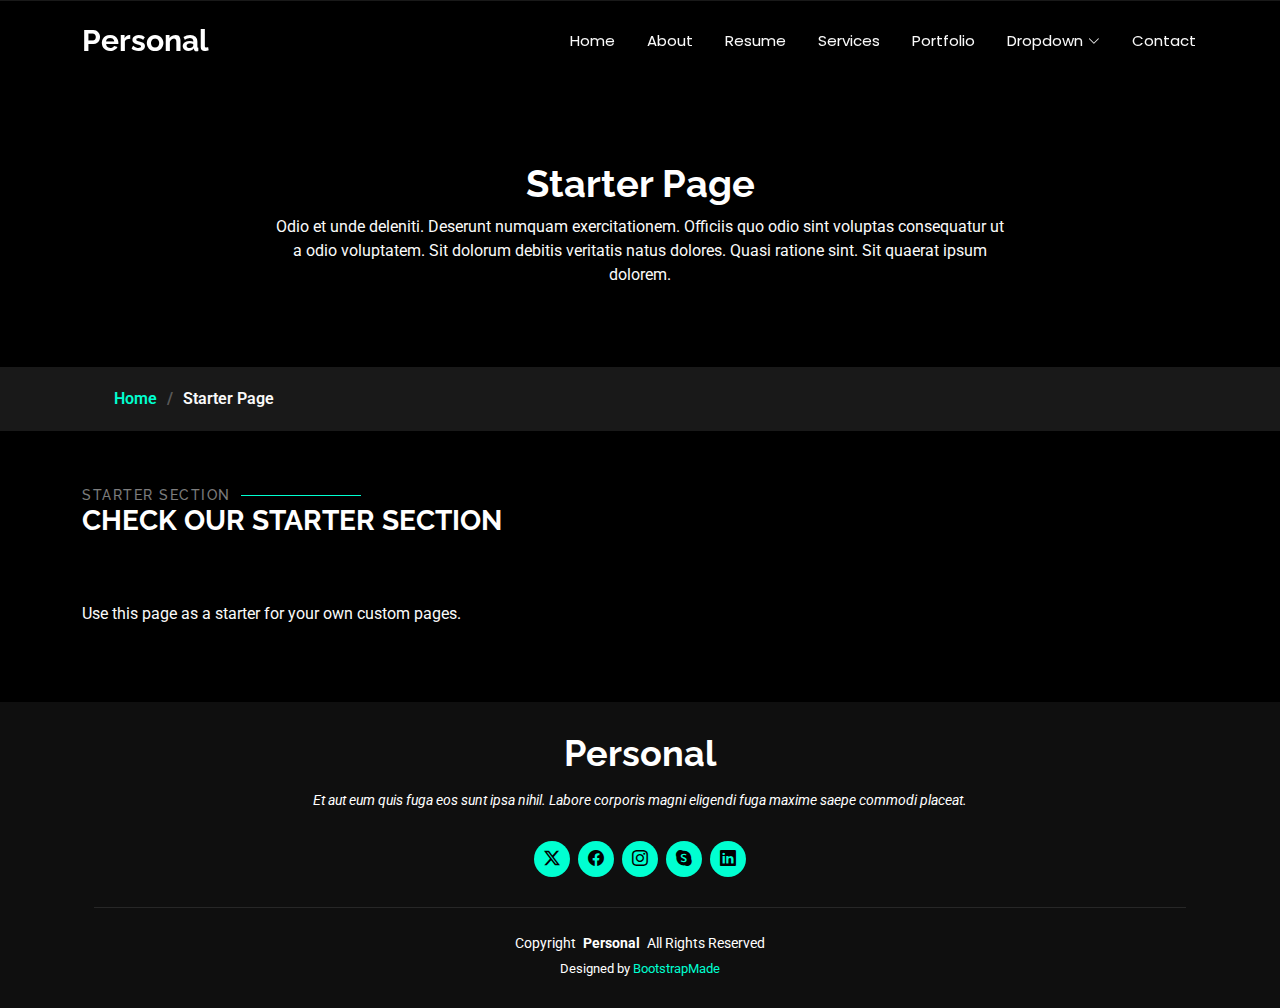
<file: starter-page.html>
<!DOCTYPE html>
<html lang="en">

<head>
  <meta charset="utf-8">
  <meta content="width=device-width, initial-scale=1.0" name="viewport">
  <title>Starter Page - Personal Bootstrap Template</title>
  <meta name="description" content="">
  <meta name="keywords" content="">

  <!-- Favicons -->
  <link href="assets/img/favicon.png" rel="icon">
  <link href="assets/img/apple-touch-icon.png" rel="apple-touch-icon">

  <!-- Fonts -->
  <link href="https://fonts.googleapis.com" rel="preconnect">
  <link href="https://fonts.gstatic.com" rel="preconnect" crossorigin>
  <link href="https://fonts.googleapis.com/css2?family=Roboto:ital,wght@0,100;0,300;0,400;0,500;0,700;0,900;1,100;1,300;1,400;1,500;1,700;1,900&family=Poppins:ital,wght@0,100;0,200;0,300;0,400;0,500;0,600;0,700;0,800;0,900;1,100;1,200;1,300;1,400;1,500;1,600;1,700;1,800;1,900&family=Raleway:ital,wght@0,100;0,200;0,300;0,400;0,500;0,600;0,700;0,800;0,900;1,100;1,200;1,300;1,400;1,500;1,600;1,700;1,800;1,900&display=swap" rel="stylesheet">

  <!-- Vendor CSS Files -->
  <link href="assets/vendor/bootstrap/css/bootstrap.min.css" rel="stylesheet">
  <link href="assets/vendor/bootstrap-icons/bootstrap-icons.css" rel="stylesheet">
  <link href="assets/vendor/aos/aos.css" rel="stylesheet">
  <link href="assets/vendor/swiper/swiper-bundle.min.css" rel="stylesheet">
  <link href="assets/vendor/glightbox/css/glightbox.min.css" rel="stylesheet">

  <!-- Main CSS File -->
  <link href="assets/css/main.css" rel="stylesheet">

  <!-- =======================================================
  * Template Name: Personal
  * Template URL: https://bootstrapmade.com/personal-free-resume-bootstrap-template/
  * Updated: Mar 05 2025 with Bootstrap v5.3.3
  * Author: BootstrapMade.com
  * License: https://bootstrapmade.com/license/
  ======================================================== -->
</head>

<body class="starter-page-page">

  <header id="header" class="header d-flex align-items-center fixed-top">
    <div class="container-fluid container-xl position-relative d-flex align-items-center justify-content-between">

      <a href="index.html" class="logo d-flex align-items-center">
        <!-- Uncomment the line below if you also wish to use an image logo -->
        <!-- <img src="assets/img/logo.webp" alt=""> -->
        <h1 class="sitename">Personal</h1>
      </a>

      <nav id="navmenu" class="navmenu">
        <ul>
          <li><a href="index.html">Home</a></li>
          <li><a href="about.html">About</a></li>
          <li><a href="resume.html">Resume</a></li>
          <li><a href="services.html">Services</a></li>
          <li><a href="portfolio.html">Portfolio</a></li>
          <li class="dropdown"><a href="#"><span>Dropdown</span> <i class="bi bi-chevron-down toggle-dropdown"></i></a>
            <ul>
              <li><a href="#">Dropdown 1</a></li>
              <li class="dropdown"><a href="#"><span>Deep Dropdown</span> <i class="bi bi-chevron-down toggle-dropdown"></i></a>
                <ul>
                  <li><a href="#">Deep Dropdown 1</a></li>
                  <li><a href="#">Deep Dropdown 2</a></li>
                  <li><a href="#">Deep Dropdown 3</a></li>
                  <li><a href="#">Deep Dropdown 4</a></li>
                  <li><a href="#">Deep Dropdown 5</a></li>
                </ul>
              </li>
              <li><a href="#">Dropdown 2</a></li>
              <li><a href="#">Dropdown 3</a></li>
              <li><a href="#">Dropdown 4</a></li>
            </ul>
          </li>
          <li><a href="contact.html">Contact</a></li>
        </ul>
        <i class="mobile-nav-toggle d-xl-none bi bi-list"></i>
      </nav>

    </div>
  </header>

  <main class="main">

    <!-- Page Title -->
    <div class="page-title" data-aos="fade">
      <div class="heading">
        <div class="container">
          <div class="row d-flex justify-content-center text-center">
            <div class="col-lg-8">
              <h1>Starter Page</h1>
              <p class="mb-0">Odio et unde deleniti. Deserunt numquam exercitationem. Officiis quo odio sint voluptas consequatur ut a odio voluptatem. Sit dolorum debitis veritatis natus dolores. Quasi ratione sint. Sit quaerat ipsum dolorem.</p>
            </div>
          </div>
        </div>
      </div>
      <nav class="breadcrumbs">
        <div class="container">
          <ol>
            <li><a href="index.html">Home</a></li>
            <li class="current">Starter Page</li>
          </ol>
        </div>
      </nav>
    </div><!-- End Page Title -->

    <!-- Starter Section Section -->
    <section id="starter-section" class="starter-section section">

      <!-- Section Title -->
      <div class="container section-title" data-aos="fade-up">
        <h2>Starter Section</h2>
        <div><span>Check Our</span> <span class="description-title">Starter Section</span></div>
      </div><!-- End Section Title -->

      <div class="container" data-aos="fade-up">
        <p>Use this page as a starter for your own custom pages.</p>
      </div>

    </section><!-- /Starter Section Section -->

  </main>

  <footer id="footer" class="footer dark-background">
    <div class="container">
      <h3 class="sitename">Personal</h3>
      <p>Et aut eum quis fuga eos sunt ipsa nihil. Labore corporis magni eligendi fuga maxime saepe commodi placeat.</p>
      <div class="social-links d-flex justify-content-center">
        <a href=""><i class="bi bi-twitter-x"></i></a>
        <a href=""><i class="bi bi-facebook"></i></a>
        <a href=""><i class="bi bi-instagram"></i></a>
        <a href=""><i class="bi bi-skype"></i></a>
        <a href=""><i class="bi bi-linkedin"></i></a>
      </div>
      <div class="container">
        <div class="copyright">
          <span>Copyright</span> <strong class="px-1 sitename">Personal</strong> <span>All Rights Reserved</span>
        </div>
        <div class="credits">
          <!-- All the links in the footer should remain intact. -->
          <!-- You can delete the links only if you've purchased the pro version. -->
          <!-- Licensing information: https://bootstrapmade.com/license/ -->
          <!-- Purchase the pro version with working PHP/AJAX contact form: [buy-url] -->
          Designed by <a href="https://bootstrapmade.com/">BootstrapMade</a>
        </div>
      </div>
    </div>
  </footer>

  <!-- Scroll Top -->
  <a href="#" id="scroll-top" class="scroll-top d-flex align-items-center justify-content-center"><i class="bi bi-arrow-up-short"></i></a>

  <!-- Preloader -->
  <div id="preloader"></div>

  <!-- Vendor JS Files -->
  <script src="assets/vendor/bootstrap/js/bootstrap.bundle.min.js"></script>
  <script src="assets/vendor/php-email-form/validate.js"></script>
  <script src="assets/vendor/aos/aos.js"></script>
  <script src="assets/vendor/typed.js/typed.umd.js"></script>
  <script src="assets/vendor/purecounter/purecounter_vanilla.js"></script>
  <script src="assets/vendor/waypoints/noframework.waypoints.js"></script>
  <script src="assets/vendor/swiper/swiper-bundle.min.js"></script>
  <script src="assets/vendor/glightbox/js/glightbox.min.js"></script>
  <script src="assets/vendor/imagesloaded/imagesloaded.pkgd.min.js"></script>
  <script src="assets/vendor/isotope-layout/isotope.pkgd.min.js"></script>

  <!-- Main JS File -->
  <script src="assets/js/main.js"></script>

</body>

</html>
</file>
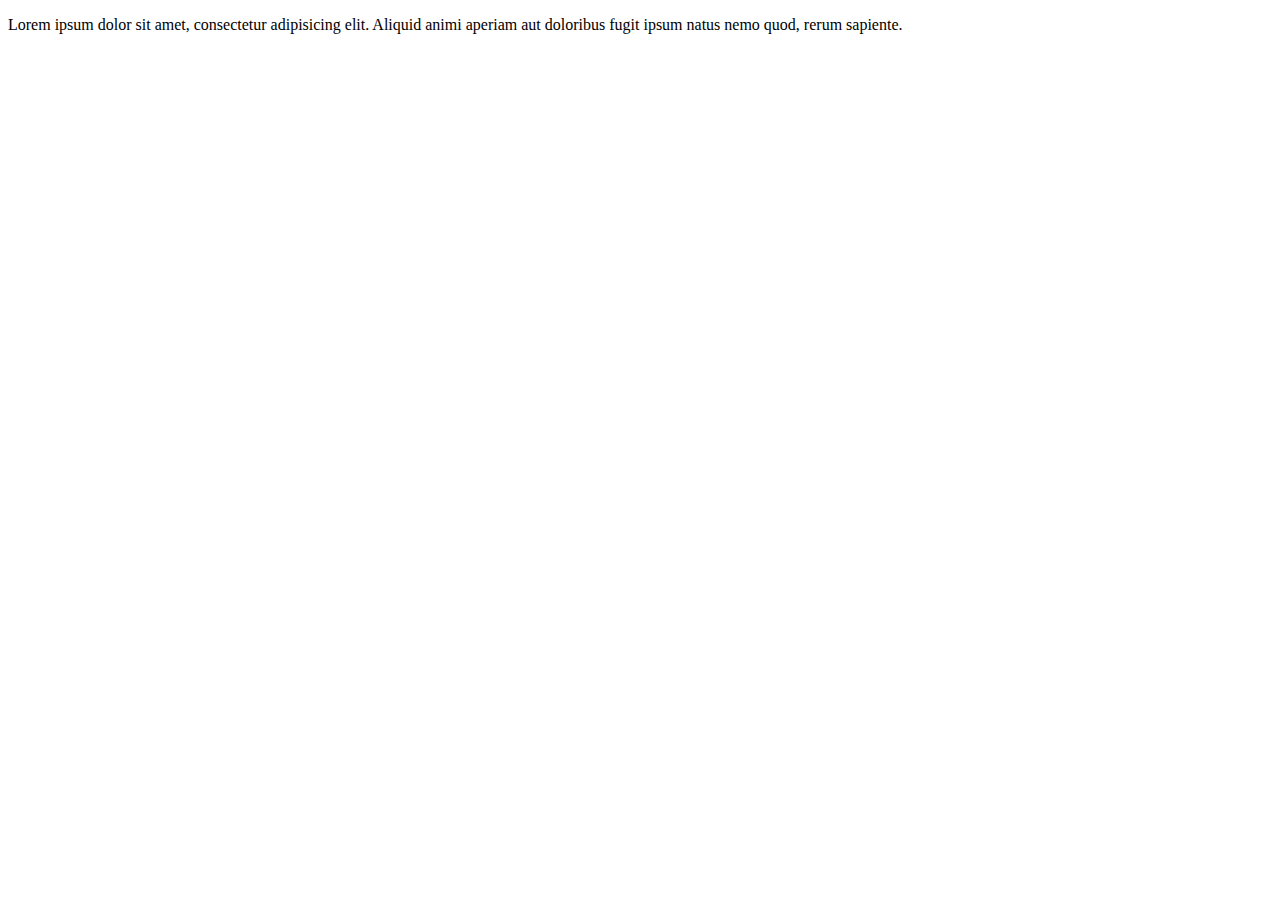
<file: summary.html>
<!DOCTYPE html>
<html lang="en">
<head>
    <meta charset="UTF-8">
    <title>Title</title>
</head>
<body>

<p>Lorem ipsum dolor sit amet, consectetur adipisicing elit. Aliquid animi aperiam aut doloribus fugit ipsum natus nemo quod, rerum sapiente.

</p>
</body>
</html>
</file>
<file: assets/css/main.css>
/**
* Template Name: Personal
* Template URL: https://bootstrapmade.com/personal-free-resume-bootstrap-template/
* Updated: Mar 05 2025 with Bootstrap v5.3.3
* Author: BootstrapMade.com
* License: https://bootstrapmade.com/license/
*/

/*--------------------------------------------------------------
# Font & Color Variables
# Help: https://bootstrapmade.com/color-system/
--------------------------------------------------------------*/
/* Fonts */
:root {
  --default-font: "Roboto",  system-ui, -apple-system, "Segoe UI", Roboto, "Helvetica Neue", Arial, "Noto Sans", "Liberation Sans", sans-serif, "Apple Color Emoji", "Segoe UI Emoji", "Segoe UI Symbol", "Noto Color Emoji";
  --heading-font: "Raleway",  sans-serif;
  --nav-font: "Poppins",  sans-serif;
}

/* Global Colors - The following color variables are used throughout the website. Updating them here will change the color scheme of the entire website */
:root { 
  --background-color: #000000; /* Background color for the entire website, including individual sections */
  --default-color: #fafafa; /* Default color used for the majority of the text content across the entire website */
  --heading-color: #ffffff; /* Color for headings, subheadings and title throughout the website */
  --accent-color: #00FFD1; /* Accent color that represents your brand on the website. It's used for buttons, links, and other elements that need to stand out */
  --surface-color: #1a1a1a; /* The surface color is used as a background of boxed elements within sections, such as cards, icon boxes, or other elements that require a visual separation from the global background. */
  --contrast-color: #000000; /* Contrast color for text, ensuring readability against backgrounds of accent, heading, or default colors. */
}

/* Nav Menu Colors - The following color variables are used specifically for the navigation menu. They are separate from the global colors to allow for more customization options */
:root {
  --nav-color: #fafafa;  /* The default color of the main navmenu links */
  --nav-hover-color: #18d26e; /* Applied to main navmenu links when they are hovered over or active */
  --nav-mobile-background-color: #1a1a1a; /* Used as the background color for mobile navigation menu */
  --nav-dropdown-background-color: #1a1a1a; /* Used as the background color for dropdown items that appear when hovering over primary navigation items */
  --nav-dropdown-color: #fafafa; /* Used for navigation links of the dropdown items in the navigation menu. */
  --nav-dropdown-hover-color: #18d26e; /* Similar to --nav-hover-color, this color is applied to dropdown navigation links when they are hovered over. */
}

/* Color Presets - These classes override global colors when applied to any section or element, providing reuse of the sam color scheme. */

.light-background {
  --background-color: #1a1a1a;
  --surface-color: #343434;
}

.dark-background {
  --background-color: rgba(15, 15, 15, 0.975);
  --default-color: #ffffff;
  --heading-color: #ffffff;
  --surface-color: #292929f9;
  --contrast-color: #000000;
}

/* Smooth scroll */
:root {
  scroll-behavior: smooth;
}

/*--------------------------------------------------------------
# General Styling & Shared Classes
--------------------------------------------------------------*/
body {
  color: var(--default-color);
  background-color: var(--background-color);
  font-family: var(--default-font);
}

a {
  color: var(--accent-color);
  text-decoration: none;
  transition: 0.3s;
}

a:hover {
  color: color-mix(in srgb, var(--accent-color), transparent 25%);
  text-decoration: none;
}

h1,
h2,
h3,
h4,
h5,
h6 {
  color: var(--heading-color);
  font-family: var(--heading-font);
}

/* PHP Email Form Messages
------------------------------*/
.php-email-form .error-message {
  display: none;
  background: #df1529;
  color: #ffffff;
  text-align: left;
  padding: 15px;
  margin-bottom: 24px;
  font-weight: 600;
}

.php-email-form .sent-message {
  display: none;
  color: #ffffff;
  background: #059652;
  text-align: center;
  padding: 15px;
  margin-bottom: 24px;
  font-weight: 600;
}

.php-email-form .loading {
  display: none;
  background: var(--surface-color);
  text-align: center;
  padding: 15px;
  margin-bottom: 24px;
}

.php-email-form .loading:before {
  content: "";
  display: inline-block;
  border-radius: 50%;
  width: 24px;
  height: 24px;
  margin: 0 10px -6px 0;
  border: 3px solid var(--accent-color);
  border-top-color: var(--surface-color);
  animation: php-email-form-loading 1s linear infinite;
}

@keyframes php-email-form-loading {
  0% {
    transform: rotate(0deg);
  }

  100% {
    transform: rotate(360deg);
  }
}

/*--------------------------------------------------------------
# Global Header
--------------------------------------------------------------*/
.header {
  --background-color: rgba(0, 0, 0, 0);
  color: var(--default-color);
  background-color: var(--background-color);
  padding: 15px 0;
  transition: all 0.5s;
  z-index: 997;
}

.header .logo {
  line-height: 1;
}

.header .logo img {
  max-height: 32px;
  margin-right: 8px;
}

.header .logo h1 {
  font-size: 30px;
  margin: 0;
  font-weight: 700;
  color: var(--heading-color);
}

.scrolled .header {
  box-shadow: 0px 0 18px rgba(0, 0, 0, 0.1);
}

/* Global Header on Scroll
------------------------------*/
.scrolled .header {
  --background-color: rgba(0, 0, 0, 0.8);
}

/*--------------------------------------------------------------
# Navigation Menu
--------------------------------------------------------------*/
/* Desktop Navigation */
@media (min-width: 1200px) {
  .navmenu {
    padding: 0;
  }

  .navmenu ul {
    margin: 0;
    padding: 0;
    display: flex;
    list-style: none;
    align-items: center;
  }

  .navmenu li {
    position: relative;
  }

  .navmenu>ul>li {
    white-space: nowrap;
    padding: 15px 14px;
  }

  .navmenu>ul>li:last-child {
    padding-right: 0;
  }

  .navmenu a,
  .navmenu a:focus {
    color: var(--nav-color);
    font-size: 15px;
    padding: 0 2px;
    font-family: var(--nav-font);
    font-weight: 400;
    display: flex;
    align-items: center;
    justify-content: space-between;
    white-space: nowrap;
    transition: 0.3s;
    position: relative;
  }

  .navmenu a i,
  .navmenu a:focus i {
    font-size: 12px;
    line-height: 0;
    margin-left: 5px;
    transition: 0.3s;
  }

  .navmenu>ul>li>a:before {
    content: "";
    position: absolute;
    height: 2px;
    bottom: -6px;
    left: 0;
    background-color: var(--nav-hover-color);
    visibility: hidden;
    width: 0px;
    transition: all 0.3s ease-in-out 0s;
  }

  .navmenu a:hover:before,
  .navmenu li:hover>a:before,
  .navmenu .active:before {
    visibility: visible;
    width: 25px;
  }

  .navmenu li:hover>a,
  .navmenu .active,
  .navmenu .active:focus {
    color: var(--nav-hover-color);
  }

  .navmenu .dropdown ul {
    margin: 0;
    padding: 10px 0;
    background: var(--nav-dropdown-background-color);
    display: block;
    position: absolute;
    visibility: hidden;
    left: 14px;
    top: 130%;
    opacity: 0;
    transition: 0.3s;
    border-radius: 4px;
    z-index: 99;
    box-shadow: 0px 0px 30px rgba(0, 0, 0, 0.1);
  }



  .navmenu .dropdown ul a:hover,
  .navmenu .dropdown ul .active:hover,
  .navmenu .dropdown ul li:hover>a {
    color: var(--nav-dropdown-hover-color);
  }

  .navmenu .dropdown:hover>ul {
    opacity: 1;
    top: 100%;
    visibility: visible;
  }

  .navmenu .dropdown .dropdown ul {
    top: 0;
    left: -90%;
    visibility: hidden;
  }

  .navmenu .dropdown .dropdown:hover>ul {
    opacity: 1;
    top: 0;
    left: -100%;
    visibility: visible;
  }
}

/* Mobile Navigation */
@media (max-width: 1199px) {
  .mobile-nav-toggle {
    color: var(--nav-color);
    font-size: 28px;
    line-height: 0;
    margin-right: 10px;
    cursor: pointer;
    transition: color 0.3s;
  }

  .navmenu {
    padding: 0;
    z-index: 9997;
  }

  .navmenu ul {
    display: none;
    list-style: none;
    position: absolute;
    inset: 60px 20px 20px 20px;
    padding: 10px 0;
    margin: 0;
    border-radius: 6px;
    background-color: var(--nav-mobile-background-color);
    border: 1px solid color-mix(in srgb, var(--default-color), transparent 90%);
    box-shadow: none;
    overflow-y: auto;
    transition: 0.3s;
    z-index: 9998;
  }

  .navmenu a,
  .navmenu a:focus {
    color: var(--nav-dropdown-color);
    padding: 10px 20px;
    font-family: var(--nav-font);
    font-size: 17px;
    font-weight: 500;
    display: flex;
    align-items: center;
    justify-content: space-between;
    white-space: nowrap;
    transition: 0.3s;
  }

  .navmenu a i,
  .navmenu a:focus i {
    font-size: 12px;
    line-height: 0;
    margin-left: 5px;
    width: 30px;
    height: 30px;
    display: flex;
    align-items: center;
    justify-content: center;
    border-radius: 50%;
    transition: 0.3s;
    background-color: color-mix(in srgb, var(--accent-color), transparent 90%);
  }

  .navmenu a i:hover,
  .navmenu a:focus i:hover {
    background-color: var(--accent-color);
    color: var(--contrast-color);
  }

  .navmenu a:hover,
  .navmenu .active,
  .navmenu .active:focus {
    color: var(--nav-dropdown-hover-color);
  }

  .navmenu .active i,
  .navmenu .active:focus i {
    background-color: var(--accent-color);
    color: var(--contrast-color);
    transform: rotate(180deg);
  }

  .navmenu .dropdown ul {
    position: static;
    display: none;
    z-index: 99;
    padding: 10px 0;
    margin: 10px 20px;
    background-color: var(--nav-dropdown-background-color);
    transition: all 0.5s ease-in-out;
  }

  .navmenu .dropdown ul ul {
    background-color: rgba(33, 37, 41, 0.1);
  }

  .navmenu .dropdown>.dropdown-active {
    display: block;
    background-color: rgba(33, 37, 41, 0.03);
  }

  .mobile-nav-active {
    overflow: hidden;
  }

  .mobile-nav-active .mobile-nav-toggle {
    color: #fff;
    position: absolute;
    font-size: 32px;
    top: 15px;
    right: 15px;
    margin-right: 0;
    z-index: 9999;
  }

  .mobile-nav-active .navmenu {
    position: fixed;
    overflow: hidden;
    inset: 0;
    background: rgba(33, 37, 41, 0.8);
    transition: 0.3s;
  }

  .mobile-nav-active .navmenu>ul {
    display: block;
  }
}

/*--------------------------------------------------------------
# Global Footer
--------------------------------------------------------------*/
.footer {
  color: var(--default-color);
  background-color: var(--background-color);
  font-size: 14px;
  text-align: center;
  padding: 30px 0;
  position: relative;
}

.footer h3 {
  font-size: 36px;
  font-weight: 700;
  position: relative;
  padding: 0;
  margin: 0 0 15px 0;
}

.footer p {
  font-size: 15;
  font-style: italic;
  padding: 0;
  margin: 0 0 30px 0;
}

.footer .social-links {
  margin: 0 0 30px 0;
}

.footer .social-links a {
  font-size: 16px;
  display: flex;
  align-items: center;
  justify-content: center;
  background: var(--accent-color);
  color: var(--contrast-color);
  line-height: 1;
  margin: 0 4px;
  border-radius: 50%;
  text-align: center;
  width: 36px;
  height: 36px;
  transition: 0.3s;
}

.footer .social-links a:hover {
  background: color-mix(in srgb, var(--accent-color), transparent 20%);
  text-decoration: none;
}

.footer .copyright {
  padding-top: 25px;
  border-top: 1px solid color-mix(in srgb, var(--default-color), transparent 90%);
}

.footer .credits {
  font-size: 13px;
  padding-top: 5px;
}

/*--------------------------------------------------------------
# Preloader
--------------------------------------------------------------*/
#preloader {
  position: fixed;
  inset: 0;
  z-index: 999999;
  overflow: hidden;
  background: var(--background-color);
  transition: all 0.6s ease-out;
}

#preloader:before {
  content: "";
  position: fixed;
  top: calc(50% - 30px);
  left: calc(50% - 30px);
  border: 6px solid #ffffff;
  border-color: var(--accent-color) transparent var(--accent-color) transparent;
  border-radius: 50%;
  width: 60px;
  height: 60px;
  animation: animate-preloader 1.5s linear infinite;
}

@keyframes animate-preloader {
  0% {
    transform: rotate(0deg);
  }

  100% {
    transform: rotate(360deg);
  }
}

/*--------------------------------------------------------------
# Scroll Top Button
--------------------------------------------------------------*/
.scroll-top {
  position: fixed;
  visibility: hidden;
  opacity: 0;
  right: 15px;
  bottom: -15px;
  z-index: 99999;
  background-color: var(--accent-color);
  width: 44px;
  height: 44px;
  border-radius: 50px;
  transition: all 0.4s;
}

.scroll-top i {
  font-size: 24px;
  color: var(--contrast-color);
  line-height: 0;
}

.scroll-top:hover {
  background-color: color-mix(in srgb, var(--accent-color), transparent 20%);
  color: var(--contrast-color);
}

.scroll-top.active {
  visibility: visible;
  opacity: 1;
  bottom: 15px;
}

/*--------------------------------------------------------------
# Disable aos animation delay on mobile devices
--------------------------------------------------------------*/
@media screen and (max-width: 768px) {
  [data-aos-delay] {
    transition-delay: 0 !important;
  }
}

/*--------------------------------------------------------------
# Global Page Titles & Breadcrumbs
--------------------------------------------------------------*/
.page-title {
  color: var(--default-color);
  background-color: var(--background-color);
  position: relative;
}

.page-title .heading {
  padding: 160px 0 80px 0;
  border-top: 1px solid color-mix(in srgb, var(--default-color), transparent 90%);
}

.page-title .heading h1 {
  font-size: 38px;
  font-weight: 700;
}

.page-title nav {
  background-color: color-mix(in srgb, var(--default-color), transparent 90%);
  padding: 20px 0;
}

.page-title nav ol {
  display: flex;
  flex-wrap: wrap;
  list-style: none;
  margin: 0;
  font-size: 16px;
  font-weight: 600;
}

.page-title nav ol li+li {
  padding-left: 10px;
}

.page-title nav ol li+li::before {
  content: "/";
  display: inline-block;
  padding-right: 10px;
  color: color-mix(in srgb, var(--default-color), transparent 70%);
}

/*--------------------------------------------------------------
# Global Sections
--------------------------------------------------------------*/
section,
.section {
  color: var(--default-color);
  background-color: var(--background-color);
  padding: 60px 0;
  scroll-margin-top: 100px;
  overflow: clip;
}

@media (max-width: 1199px) {

  section,
  .section {
    scroll-margin-top: 66px;
  }
}

/*--------------------------------------------------------------
# Global Section Titles
--------------------------------------------------------------*/
.section-title {
  padding-bottom: 60px;
  position: relative;
}

.section-title h2 {
  font-size: 14px;
  font-weight: 500;
  padding: 0;
  line-height: 1px;
  margin: 0;
  letter-spacing: 1.5px;
  text-transform: uppercase;
  color: color-mix(in srgb, var(--default-color), transparent 50%);
  position: relative;
}

.section-title h2::after {
  content: "";
  width: 120px;
  height: 1px;
  display: inline-block;
  background: var(--accent-color);
  margin: 4px 10px;
}

.section-title div {
  color: var(--heading-color);
  margin: 0;
  margin: 0;
  font-size: 28px;
  font-weight: 700;
  text-transform: uppercase;
  font-family: var(--heading-font);
}

/*--------------------------------------------------------------
# Hero Section
--------------------------------------------------------------*/
.hero {
  width: 100%;
  min-height: 100vh;
  position: relative;
  padding: 80px 0;
  display: flex;
  align-items: center;
  justify-content: center;
}

.hero img {
  position: absolute;
  inset: 0;
  display: block;
  width: 100%;
  height: 100%;
  object-fit: cover;
  z-index: 1;
}

.hero .container {
  position: relative;
  z-index: 3;
}

.hero h2 {
  margin: 0;
  font-size: 64px;
  font-weight: 700;
}

.hero p {
  margin: 5px 0 0 0;
  font-size: 26px;
}

.hero p span {
  letter-spacing: 1px;
  border-bottom: 2px solid var(--accent-color);
}

.hero .social-links {
  margin-top: 25px;
}

.hero .social-links a {
  background-color: color-mix(in srgb, var(--default-color), transparent 90%);
  color: var(--default-color);
  font-size: 14px;
  width: 40px;
  height: 40px;
  border-radius: 50px;
  display: inline-flex;
  align-items: center;
  justify-content: center;
  margin-right: 20px;
  transition: 0.3s;
}

.hero .social-links a:hover {
  background-color: var(--accent-color);
}

@media (max-width: 768px) {
  .hero h2 {
    font-size: 32px;
  }

  .hero p {
    font-size: 20px;
  }
}

/*--------------------------------------------------------------
# About Section
--------------------------------------------------------------*/
.about .content h2 {
  font-weight: 700;
  font-size: 24px;
}

.about .content ul {
  list-style: none;
  padding: 0;
}

.about .content ul li {
  margin-bottom: 20px;
  display: flex;
  align-items: center;
}

.about .content ul strong {
  margin-right: 10px;
}

.about .content ul i {
  font-size: 16px;
  margin-right: 5px;
  color: var(--accent-color);
  line-height: 0;
}

/*--------------------------------------------------------------
# Stats Section
--------------------------------------------------------------*/
.stats i {
  background-color: var(--surface-color);
  color: var(--accent-color);
  box-shadow: 0px 2px 25px rgba(0, 0, 0, 0.1);
  width: 54px;
  height: 54px;
  font-size: 24px;
  border-radius: 50px;
  border: 2px solid var(--background-color);
  display: inline-flex;
  align-items: center;
  justify-content: center;
  position: relative;
  z-index: 1;
}

.stats .stats-item {
  background-color: var(--surface-color);
  margin-top: -27px;
  padding: 30px 30px 25px 30px;
  width: 100%;
  position: relative;
  text-align: center;
  box-shadow: 0px 2px 35px rgba(0, 0, 0, 0.1);
  border-radius: 4px;
  z-index: 0;
}

.stats .stats-item span {
  font-size: 36px;
  display: block;
  font-weight: 700;
  color: color-mix(in srgb, var(--default-color), transparent 20%);
}

.stats .stats-item p {
  padding: 0;
  margin: 0;
  font-family: var(--heading-font);
  font-size: 16px;
}

/*--------------------------------------------------------------
# Skills Section
--------------------------------------------------------------*/
.skills .progress {
  height: 60px;
  display: block;
  background: none;
  border-radius: 0;
}

.skills .progress .skill {
  color: var(--heading-color);
  padding: 0;
  margin: 0 0 6px 0;
  text-transform: uppercase;
  display: block;
  font-weight: 600;
  font-family: var(--heading-font);
}

.skills .progress .skill .val {
  float: right;
  font-style: normal;
}

.skills .progress-bar-wrap {
  background: color-mix(in srgb, var(--default-color), transparent 90%);
  height: 10px;
}

.skills .progress-bar {
  width: 1px;
  height: 10px;
  transition: 0.9s;
  background-color: var(--accent-color);
}

/*--------------------------------------------------------------
# Interests Section
--------------------------------------------------------------*/
.interests .features-item {
  background-color: var(--surface-color);
  display: flex;
  align-items: center;
  padding: 20px;
  transition: 0.3s;
  border: 1px solid color-mix(in srgb, var(--default-color), transparent 90%);
  position: relative;
}

.interests .features-item i {
  font-size: 32px;
  padding-right: 10px;
  line-height: 0;
}

.interests .features-item h3 {
  font-weight: 700;
  margin: 0;
  padding: 0;
  line-height: 1;
  font-size: 16px;
}

.interests .features-item h3 a {
  color: var(--heading-color);
  transition: 0.3s;
}

.interests .features-item:hover {
  border-color: var(--accent-color);
}

.interests .features-item:hover h3 a {
  color: var(--accent-color);
}

/*--------------------------------------------------------------
# Testimonials Section
--------------------------------------------------------------*/
.testimonials .testimonials-carousel,
.testimonials .testimonials-slider {
  overflow: hidden;
}

.testimonials .testimonial-item {
  box-sizing: content-box;
  min-height: 320px;
}

.testimonials .testimonial-item .testimonial-img {
  width: 90px;
  border-radius: 50%;
  margin: -40px 0 0 40px;
  position: relative;
  z-index: 2;
  border: 6px solid var(--background-color);
}

.testimonials .testimonial-item h3 {
  font-size: 18px;
  font-weight: bold;
  margin: 10px 0 5px 45px;
}

.testimonials .testimonial-item h4 {
  font-size: 14px;
  color: color-mix(in srgb, var(--default-color), transparent 20%);
  margin: 0 0 0 45px;
}

.testimonials .testimonial-item .quote-icon-left,
.testimonials .testimonial-item .quote-icon-right {
  color: color-mix(in srgb, var(--accent-color), transparent 50%);
  font-size: 26px;
  line-height: 0;
}

.testimonials .testimonial-item .quote-icon-left {
  display: inline-block;
  left: -5px;
  position: relative;
}

.testimonials .testimonial-item .quote-icon-right {
  display: inline-block;
  right: -5px;
  position: relative;
  top: 10px;
  transform: scale(-1, -1);
}

.testimonials .testimonial-item p {
  font-style: italic;
  margin: 0 15px 0 15px;
  padding: 20px 20px 60px 20px;
  background: var(--surface-color);
  border-radius: 6px;
  position: relative;
  z-index: 1;
}

.testimonials .swiper-wrapper {
  height: auto;
}

.testimonials .swiper-pagination {
  margin-top: 20px;
  position: relative;
}

.testimonials .swiper-pagination .swiper-pagination-bullet {
  width: 12px;
  height: 12px;
  background-color: var(--background-color);
  opacity: 1;
  border: 1px solid var(--accent-color);
}

.testimonials .swiper-pagination .swiper-pagination-bullet-active {
  background-color: var(--accent-color);
}

/*--------------------------------------------------------------
# Resume Section
--------------------------------------------------------------*/
.resume .resume-title {
  color: var(--heading-color);
  font-size: 26px;
  font-weight: 700;
  margin-top: 20px;
  margin-bottom: 20px;
}

.resume .resume-item {
  padding: 0 0 20px 20px;
  margin-top: -2px;
  border-left: 2px solid var(--accent-color);
  position: relative;
}

.resume .resume-item h4 {
  line-height: 18px;
  font-size: 18px;
  font-weight: 600;
  text-transform: uppercase;
  color: color-mix(in srgb, var(--default-color), transparent 20%);
  margin-bottom: 10px;
}

.resume .resume-item h5 {
  font-size: 16px;
  padding: 5px 15px;
  display: inline-block;
  font-weight: 600;
  margin-bottom: 10px;
}

.resume .resume-item ul {
  padding-left: 20px;
}

.resume .resume-item ul li {
  padding-bottom: 10px;
}

.resume .resume-item:last-child {
  padding-bottom: 0;
}

.resume .resume-item::before {
  content: "";
  position: absolute;
  width: 16px;
  height: 16px;
  border-radius: 50px;
  left: -9px;
  top: 0;
  background: var(--background-color);
  border: 2px solid var(--accent-color);
}

/*--------------------------------------------------------------
# Services Section
--------------------------------------------------------------*/
.services .service-item {
  background-color: var(--surface-color);
  text-align: center;
  padding: 80px 20px;
  transition: all ease-in-out 0.3s;
  height: 100%;
}

.services .service-item .icon {
  margin: 0 auto;
  width: 64px;
  height: 64px;
  background: var(--accent-color);
  border-radius: 4px;
  display: flex;
  align-items: center;
  justify-content: center;
  margin-bottom: 20px;
  transition: 0.3s;
  transform-style: preserve-3d;
}

.services .service-item .icon i {
  color: var(--contrast-color);
  font-size: 28px;
  transition: ease-in-out 0.3s;
}

.services .service-item .icon::before {
  position: absolute;
  content: "";
  left: -8px;
  top: -8px;
  height: 100%;
  width: 100%;
  background: color-mix(in srgb, var(--accent-color), transparent 80%);
  border-radius: 5px;
  transition: all 0.3s ease-out 0s;
  transform: translateZ(-1px);
}

.services .service-item h3 {
  font-weight: 700;
  margin: 10px 0 15px 0;
  font-size: 22px;
}

.services .service-item p {
  line-height: 24px;
  font-size: 14px;
  margin-bottom: 0;
}

.services .service-item:hover {
  background: var(--accent-color);
  border-color: var(--accent-color);
}

.services .service-item:hover .icon {
  background: var(--surface-color);
}

.services .service-item:hover .icon i {
  color: var(--accent-color);
}

.services .service-item:hover .icon::before {
  background: color-mix(in srgb, var(--background-color), transparent 70%);
}

.services .service-item:hover h3,
.services .service-item:hover p {
  color: var(--contrast-color);
}

/*--------------------------------------------------------------
# Service Details Section
--------------------------------------------------------------*/
.service-details .services-list {
  background-color: var(--surface-color);
  padding: 10px 30px;
  border: 1px solid color-mix(in srgb, var(--default-color), transparent 90%);
  margin-bottom: 20px;
}

.service-details .services-list a {
  display: block;
  line-height: 1;
  padding: 8px 0 8px 15px;
  border-left: 3px solid color-mix(in srgb, var(--default-color), transparent 70%);
  margin: 20px 0;
  color: color-mix(in srgb, var(--default-color), transparent 20%);
  transition: 0.3s;
}

.service-details .services-list a.active {
  color: var(--heading-color);
  font-weight: 700;
  border-color: var(--accent-color);
}

.service-details .services-list a:hover {
  border-color: var(--accent-color);
}

.service-details .services-img {
  margin-bottom: 20px;
}

.service-details h3 {
  font-size: 26px;
  font-weight: 700;
}

.service-details h4 {
  font-size: 20px;
  font-weight: 700;
}

.service-details p {
  font-size: 15px;
}

.service-details ul {
  list-style: none;
  padding: 0;
  font-size: 15px;
}

.service-details ul li {
  padding: 5px 0;
  display: flex;
  align-items: center;
}

.service-details ul i {
  font-size: 20px;
  margin-right: 8px;
  color: var(--accent-color);
}

/*--------------------------------------------------------------
# Portfolio Section
--------------------------------------------------------------*/
.portfolio .portfolio-filters {
  padding: 0;
  margin: 0 auto 20px auto;
  list-style: none;
  text-align: center;
}

.portfolio .portfolio-filters li {
  cursor: pointer;
  display: inline-block;
  padding: 0;
  font-size: 18px;
  font-weight: 500;
  margin: 0 10px;
  line-height: 1;
  margin-bottom: 5px;
  transition: all 0.3s ease-in-out;
}

.portfolio .portfolio-filters li:hover,
.portfolio .portfolio-filters li.filter-active {
  color: var(--accent-color);
}

.portfolio .portfolio-filters li:first-child {
  margin-left: 0;
}

.portfolio .portfolio-filters li:last-child {
  margin-right: 0;
}

@media (max-width: 575px) {
  .portfolio .portfolio-filters li {
    font-size: 14px;
    margin: 0 5px;
  }
}

.portfolio .portfolio-content {
  position: relative;
  overflow: hidden;
}

.portfolio .portfolio-content img {
  transition: 0.3s;
}

.portfolio .portfolio-content .portfolio-info {
  opacity: 0;
  position: absolute;
  inset: 0;
  z-index: 3;
  transition: all ease-in-out 0.3s;
  background: rgba(0, 0, 0, 0.6);
  padding: 15px;
}

.portfolio .portfolio-content .portfolio-info h4 {
  font-size: 14px;
  padding: 5px 10px;
  font-weight: 400;
  color: #ffffff;
  display: inline-block;
  background-color: var(--accent-color);
}

.portfolio .portfolio-content .portfolio-info p {
  position: absolute;
  bottom: 10px;
  text-align: center;
  display: inline-block;
  left: 0;
  right: 0;
  font-size: 16px;
  font-weight: 600;
  color: rgba(255, 255, 255, 0.8);
}

.portfolio .portfolio-content .portfolio-info .preview-link,
.portfolio .portfolio-content .portfolio-info .details-link {
  position: absolute;
  left: calc(50% - 40px);
  font-size: 26px;
  top: calc(50% - 14px);
  color: #fff;
  transition: 0.3s;
  line-height: 1.2;
}

.portfolio .portfolio-content .portfolio-info .preview-link:hover,
.portfolio .portfolio-content .portfolio-info .details-link:hover {
  color: var(--accent-color);
}

.portfolio .portfolio-content .portfolio-info .details-link {
  left: 50%;
  font-size: 34px;
  line-height: 0;
}

.portfolio .portfolio-content:hover .portfolio-info {
  opacity: 1;
}

.portfolio .portfolio-content:hover img {
  transform: scale(1.1);
}

/*--------------------------------------------------------------
# Portfolio Details Section
--------------------------------------------------------------*/
.portfolio-details .portfolio-details-slider img {
  width: 100%;
}

.portfolio-details .portfolio-details-slider .swiper-pagination {
  margin-top: 20px;
  position: relative;
}

.portfolio-details .portfolio-details-slider .swiper-pagination .swiper-pagination-bullet {
  width: 12px;
  height: 12px;
  background-color: color-mix(in srgb, var(--default-color), transparent 85%);
  opacity: 1;
}

.portfolio-details .portfolio-details-slider .swiper-pagination .swiper-pagination-bullet-active {
  background-color: var(--accent-color);
}

.portfolio-details .portfolio-info {
  background-color: var(--surface-color);
  padding: 30px;
  box-shadow: 0px 0 30px rgba(0, 0, 0, 0.1);
}

.portfolio-details .portfolio-info h3 {
  font-size: 22px;
  font-weight: 700;
  margin-bottom: 20px;
  padding-bottom: 20px;
  border-bottom: 1px solid color-mix(in srgb, var(--default-color), transparent 85%);
}

.portfolio-details .portfolio-info ul {
  list-style: none;
  padding: 0;
  font-size: 15px;
}

.portfolio-details .portfolio-info ul li+li {
  margin-top: 10px;
}

.portfolio-details .portfolio-description {
  padding-top: 30px;
}

.portfolio-details .portfolio-description h2 {
  font-size: 26px;
  font-weight: 700;
  margin-bottom: 20px;
}

.portfolio-details .portfolio-description p {
  padding: 0;
  color: color-mix(in srgb, var(--default-color), transparent 30%);
}

/*--------------------------------------------------------------
# Starter Section Section
--------------------------------------------------------------*/
.starter-section {
  /* Add your styles here */
}

/*--------------------------------------------------------------
# Contact Section
--------------------------------------------------------------*/
.contact .info-item {
  box-shadow: 0px 0px 20px rgba(0, 0, 0, 0.1);
  padding: 20px 30px;
}

.contact .info-item .icon {
  color: var(--contrast-color);
  background-color: var(--accent-color);
  width: 56px;
  height: 56px;
  font-size: 24px;
  display: flex;
  justify-content: center;
  align-items: center;
  transition: all 0.3s ease-in-out;
  border-radius: 50%;
  margin-right: 15px;
}

.contact .info-item h3 {
  font-size: 18px;
  font-weight: 700;
  margin: 0 0 2px 0;
}

.contact .info-item p {
  padding: 0;
  margin-bottom: 0;
  font-size: 14px;
}

.contact .info-item .social-links a {
  font-size: 24px;
  display: inline-block;
  line-height: 1;
  margin: 4px 6px 0 0;
  transition: 0.3s;
  color: color-mix(in srgb, var(--default-color), transparent 50%);
}

.contact .info-item .social-links a:hover {
  color: var(--accent-color);
}

.contact .php-email-form {
  box-shadow: 0px 0px 20px rgba(0, 0, 0, 0.1);
  padding: 30px;
  margin-top: 30px;
}

@media (max-width: 575px) {
  .contact .php-email-form {
    padding: 20px;
  }
}

.contact .php-email-form input[type=text],
.contact .php-email-form input[type=email],
.contact .php-email-form textarea {
  color: var(--default-color);
  background-color: color-mix(in srgb, var(--background-color), transparent 50%);
  border-color: color-mix(in srgb, var(--default-color), transparent 80%);
  font-size: 14px;
  padding: 10px 15px;
  box-shadow: none;
  border-radius: 0;
}

.contact .php-email-form input[type=text]:focus,
.contact .php-email-form input[type=email]:focus,
.contact .php-email-form textarea:focus {
  border-color: var(--accent-color);
}

.contact .php-email-form input[type=text]::placeholder,
.contact .php-email-form input[type=email]::placeholder,
.contact .php-email-form textarea::placeholder {
  color: color-mix(in srgb, var(--default-color), transparent 70%);
}

.contact .php-email-form button[type=submit] {
  color: var(--contrast-color);
  background: var(--accent-color);
  border: 0;
  padding: 10px 30px;
  transition: 0.4s;
  border-radius: 50px;
}

.contact .php-email-form button[type=submit]:hover {
  background: color-mix(in srgb, var(--accent-color), transparent 20%);
}
</file>
